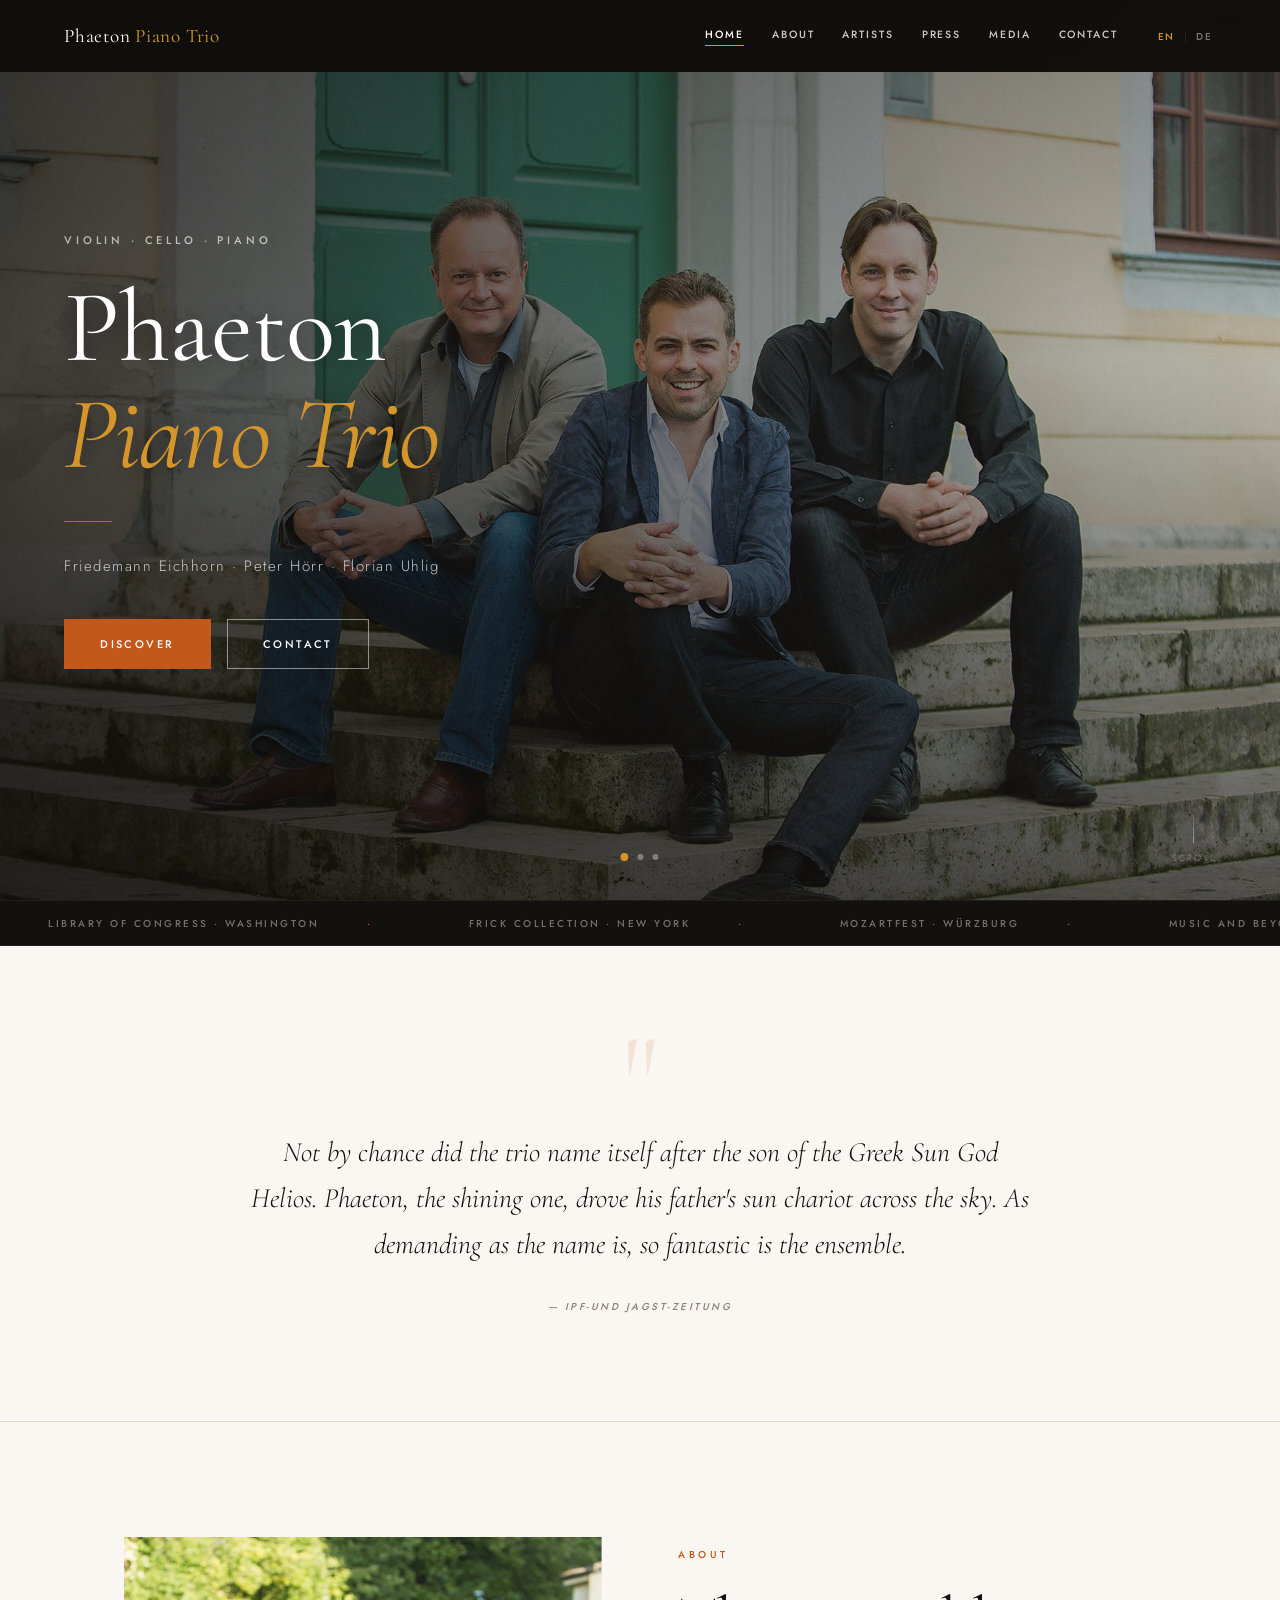
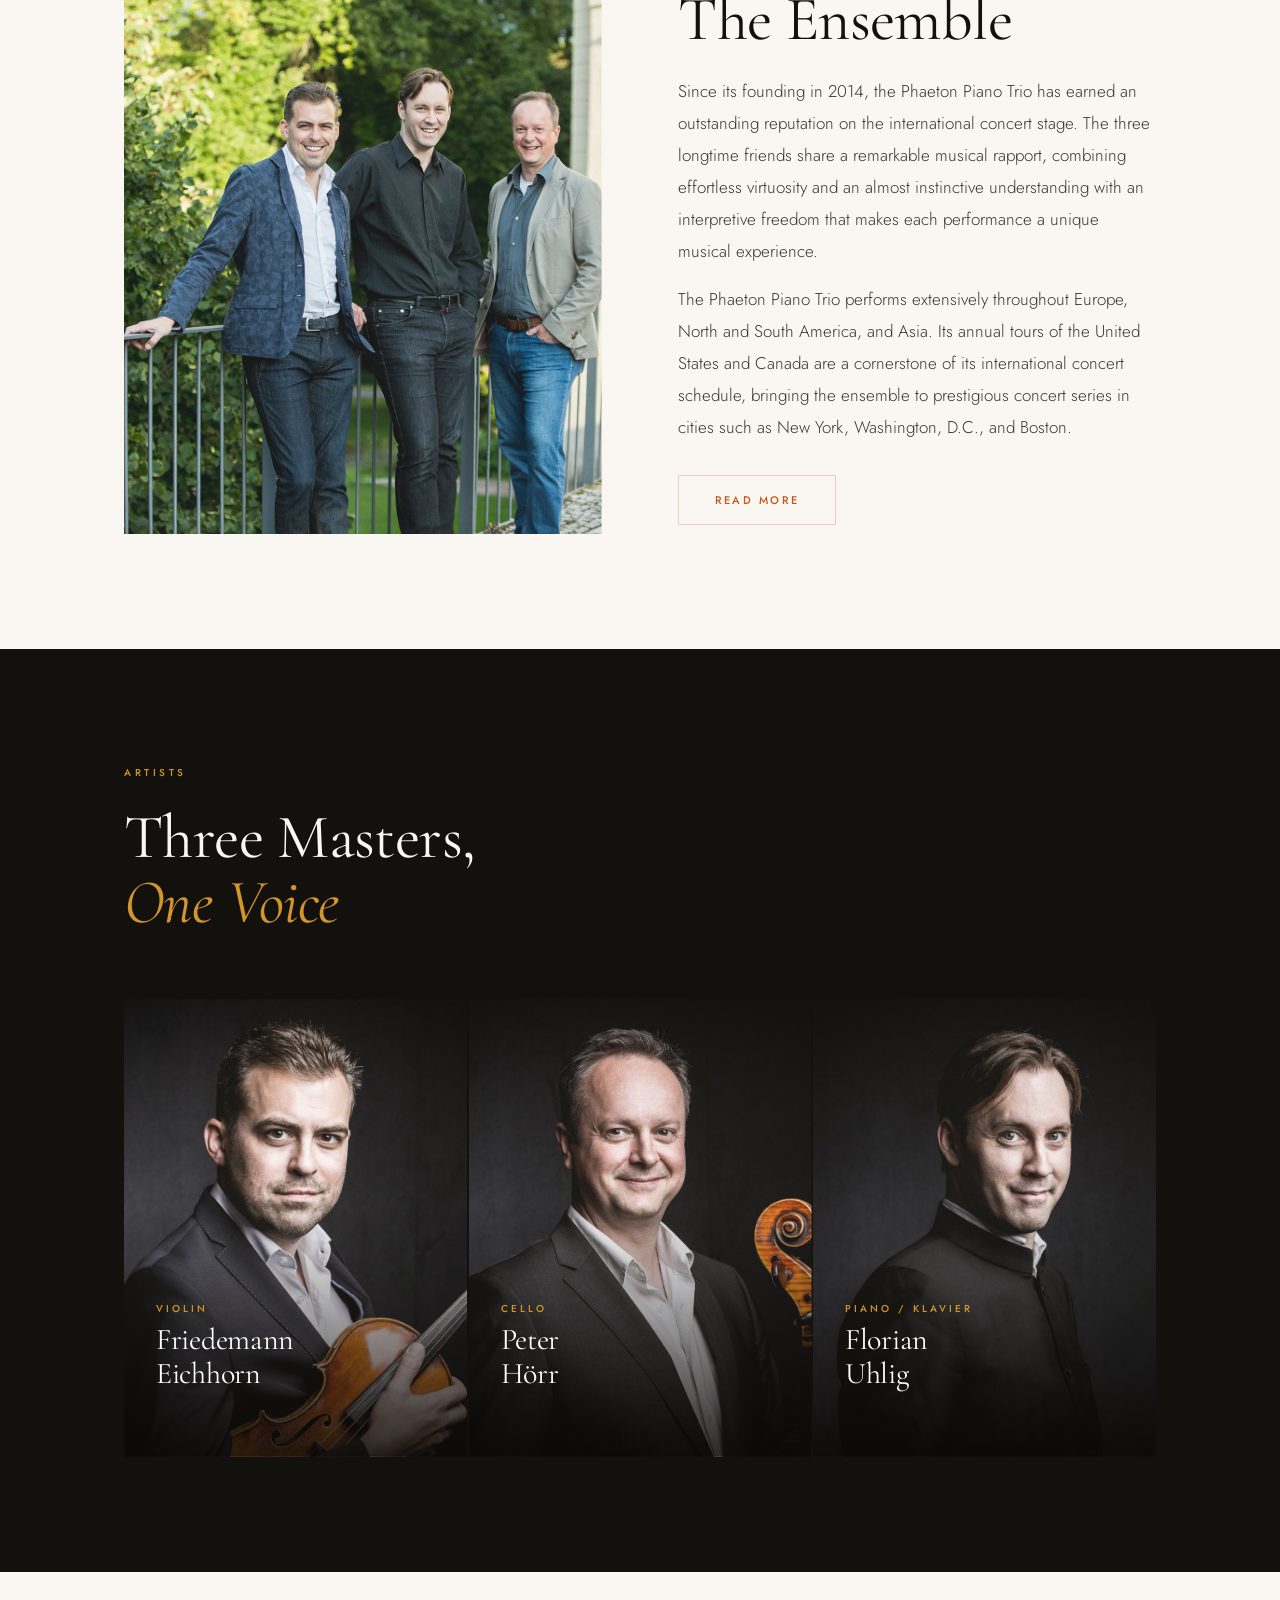
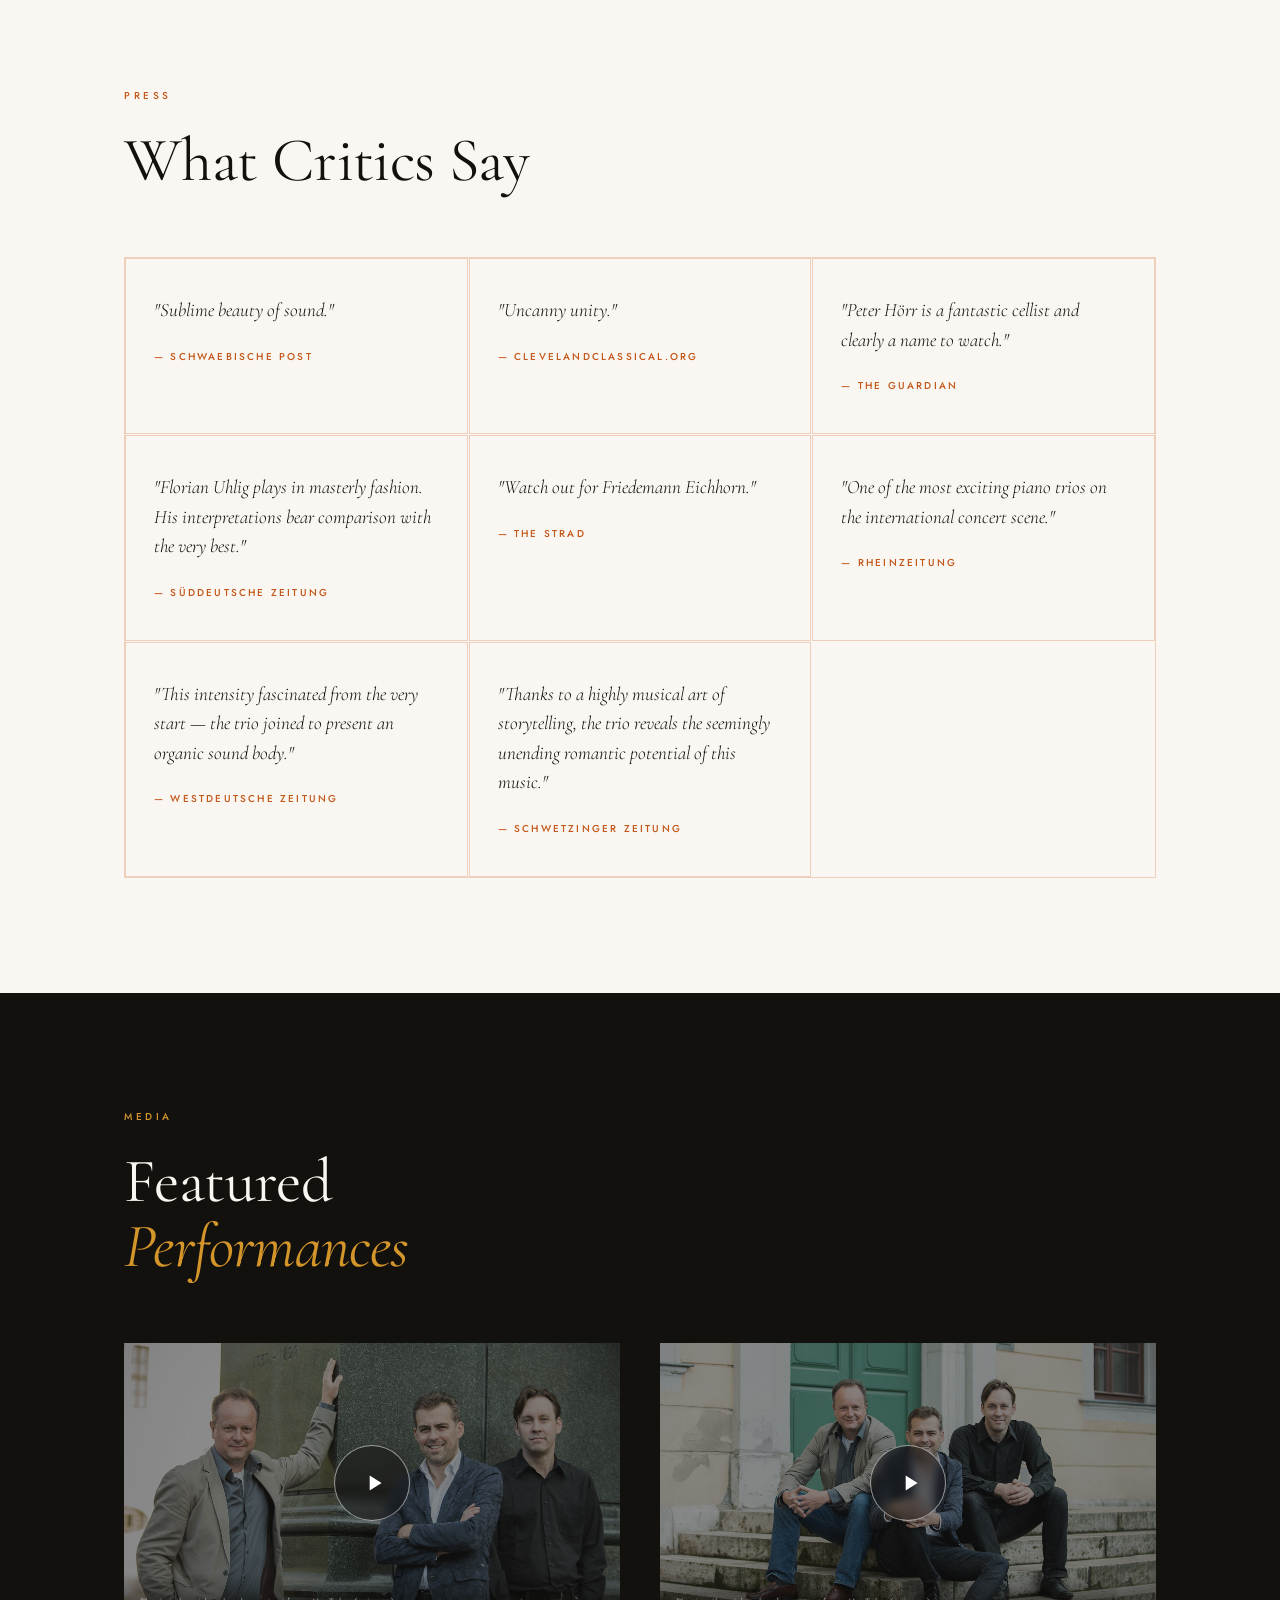
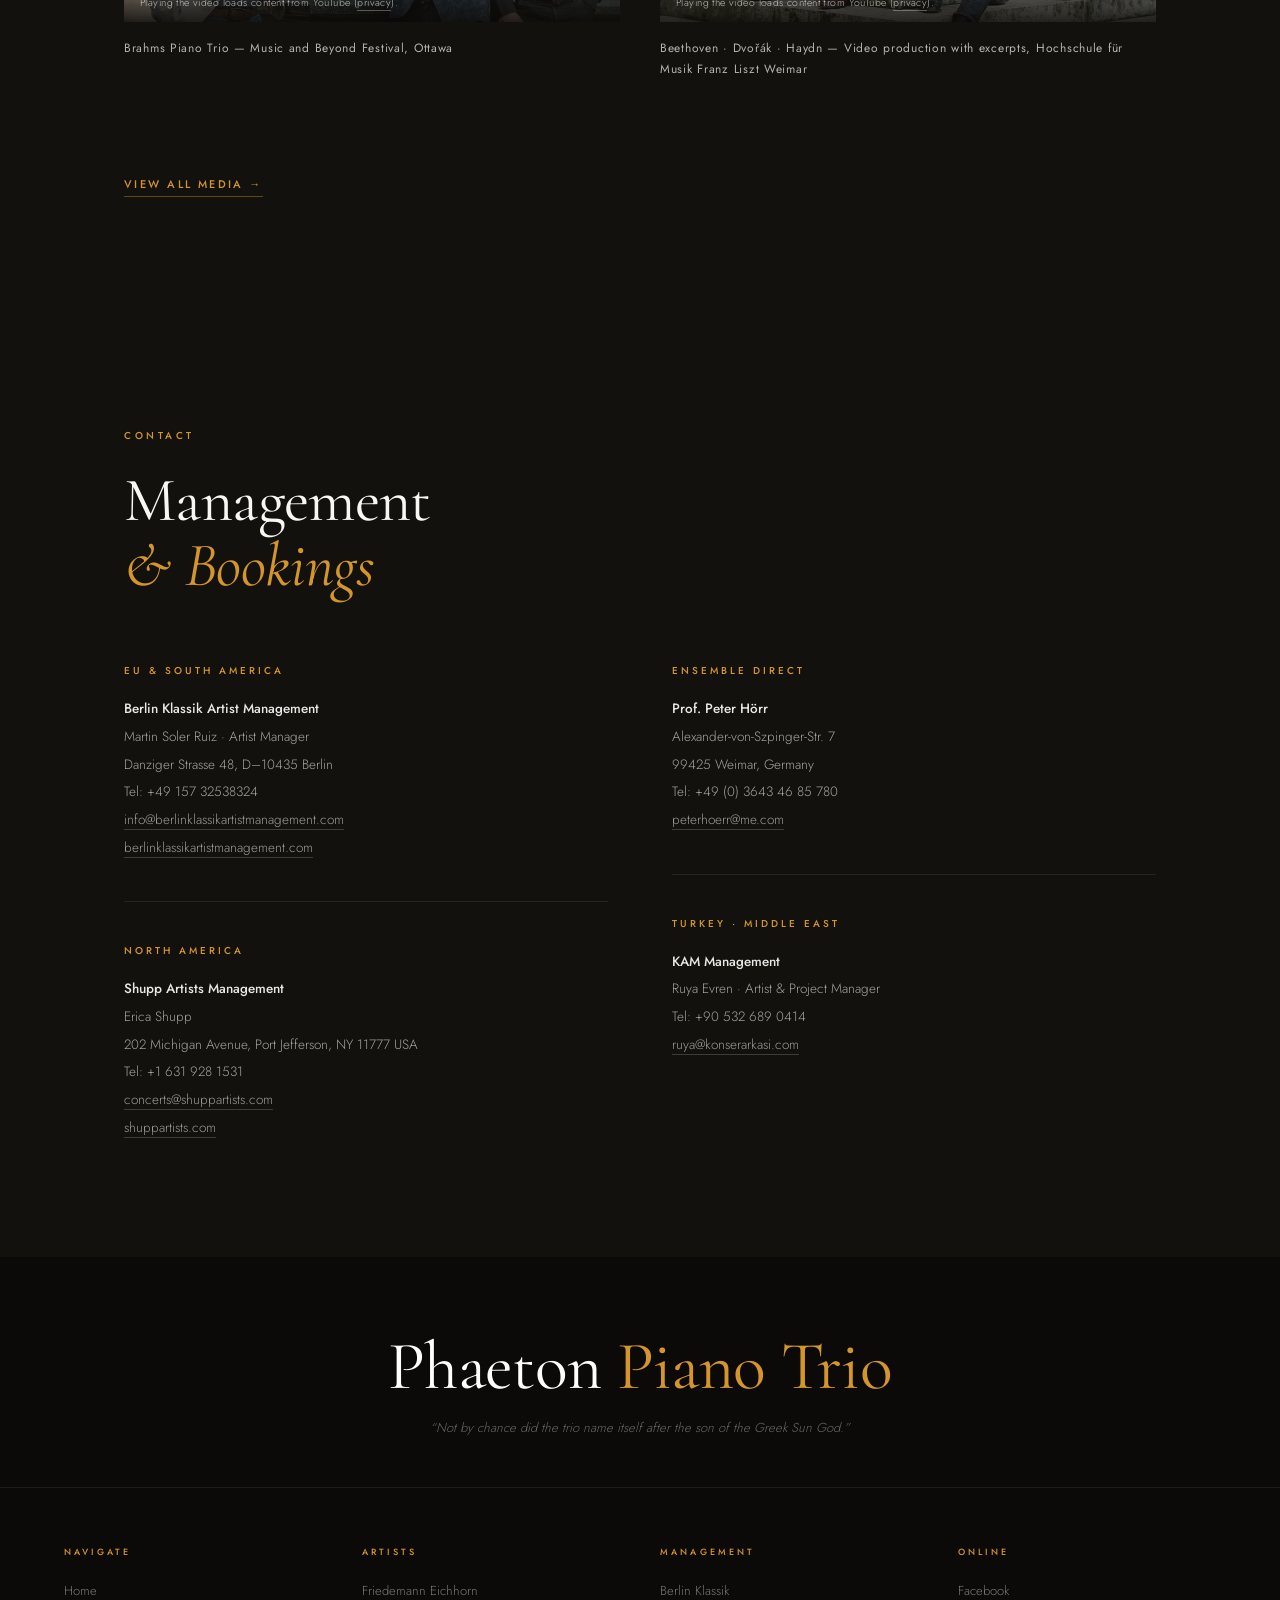
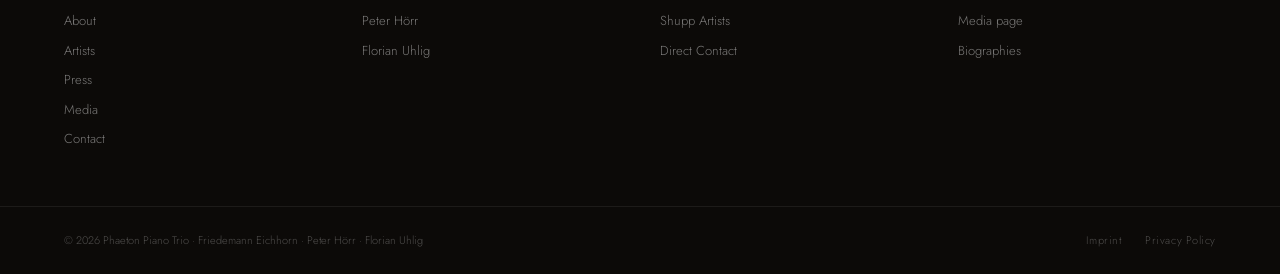
<file: index.html>
<!DOCTYPE html>
<html lang="en" id="htmlRoot">
<head>
  <meta charset="UTF-8"/>
  <meta name="viewport" content="width=device-width, initial-scale=1.0"/>
  <meta name="description" content="Phaeton Piano Trio — Friedemann Eichhorn, Peter Hörr, Florian Uhlig. One of the most exciting piano trios on the international concert scene."/>
  <title>Phaeton Piano Trio</title>
  <link rel="icon" href="favicon.svg" type="image/svg+xml">
  <meta property="og:type" content="website">
  <meta property="og:site_name" content="Phaeton Piano Trio">
  <meta property="og:title" content="Phaeton Piano Trio">
  <meta property="og:description" content="Friedemann Eichhorn (violin), Peter Hörr (cello) and Florian Uhlig (piano) — one of the most exciting piano trios on the international concert scene.">
  <meta property="og:url" content="https://phaetonpianotrio.com/">
  <meta property="og:image" content="https://phaetonpianotrio.com/images/phaeton-hero-1.jpg">
  <meta name="twitter:card" content="summary_large_image">
  <link rel="stylesheet" href="fonts.css">
  <link rel="stylesheet" href="style.css">
</head>
<body>

  <header class="header" id="header">
    <div class="header-inner">
      <a href="#home" class="logo">Phaeton <span>Piano Trio</span></a>
      <button class="menu-btn" id="menuBtn" aria-label="Toggle navigation" aria-expanded="false">
        <span></span><span></span><span></span>
      </button>
      <nav class="nav" id="nav">
        <a href="#home"    class="nav-link"><span lang-en>Home</span><span lang-de>Start</span></a>
        <a href="#about"   class="nav-link"><span lang-en>About</span><span lang-de>Über uns</span></a>
        <a href="#members" class="nav-link"><span lang-en>Artists</span><span lang-de>Künstler</span></a>
        <a href="#press"   class="nav-link"><span lang-en>Press</span><span lang-de>Presse</span></a>
        <a href="#media"   class="nav-link"><span lang-en>Media</span><span lang-de>Medien</span></a>
        <a href="#contact" class="nav-link"><span lang-en>Contact</span><span lang-de>Kontakt</span></a>
        <div class="lang-switcher">
          <button class="lang-btn active" id="btnEN" onclick="setLang('en')">EN</button>
          <span class="lang-sep">|</span>
          <button class="lang-btn" id="btnDE" onclick="setLang('de')">DE</button>
        </div>
      </nav>
    </div>
  </header>

  <section class="hero" id="home">
    <div class="hero-slides">
      <!-- --pos-m = punto de enfoque en móvil (horizontal vertical). Ajusta los % hacia donde estén los músicos -->
      <div class="hero-slide active" style="background-image:url('images/phaeton-hero-1.jpg'); --pos-m: 55% 35%"></div>
      <div class="hero-slide" style="background-image:url('images/phaeton-hero-2.jpg'); --pos-m: 58% 25%"></div>
      <div class="hero-slide" style="background-image:url('images/phaeton-hero-3.jpg'); --pos-m: 74% 35%"></div>
    </div>
    <div class="hero-overlay"></div>
    <div class="hero-grain"></div>
    <div class="hero-content">
      <p class="hero-eyebrow">Violin · Cello · Piano</p>
      <h1>Phaeton<br><em>Piano Trio</em></h1>
      <div class="hero-divider"></div>
      <p class="hero-sub">Friedemann Eichhorn · Peter Hörr · Florian Uhlig</p>
      <div class="hero-cta">
        <a href="#about"   class="btn btn--gold"><span lang-en>Discover</span><span lang-de>Entdecken</span></a>
        <a href="#contact" class="btn btn--outline"><span lang-en>Contact</span><span lang-de>Kontakt</span></a>
      </div>
    </div>
    <div class="hero-dots" id="heroDots">
      <div class="hero-dot active" data-index="0"></div>
      <div class="hero-dot" data-index="1"></div>
      <div class="hero-dot" data-index="2"></div>
    </div>
    <div class="hero-scroll" aria-hidden="true">
      <div class="hero-scroll-line"></div>
      <span>scroll</span>
    </div>
  </section>

  <div class="marquee" aria-hidden="true">
    <div class="marquee-track">
      <span class="marquee-item">Library of Congress · Washington</span>
      <span class="marquee-item">Frick Collection · New York</span>
      <span class="marquee-item">MozartFest · Würzburg</span>
      <span class="marquee-item">Music and Beyond Festival · Ottawa</span>
      <span class="marquee-item">Fundación Beethoven · Santiago de Chile</span>
      <span class="marquee-item">Library of Congress · Washington</span>
      <span class="marquee-item">Frick Collection · New York</span>
      <span class="marquee-item">MozartFest · Würzburg</span>
      <span class="marquee-item">Music and Beyond Festival · Ottawa</span>
      <span class="marquee-item">Fundación Beethoven · Santiago de Chile</span>
      <span class="marquee-item">Library of Congress · Washington</span>
      <span class="marquee-item">Frick Collection · New York</span>
      <span class="marquee-item">MozartFest · Würzburg</span>
      <span class="marquee-item">Music and Beyond Festival · Ottawa</span>
      <span class="marquee-item">Fundación Beethoven · Santiago de Chile</span>
      <span class="marquee-item">Library of Congress · Washington</span>
      <span class="marquee-item">Frick Collection · New York</span>
      <span class="marquee-item">MozartFest · Würzburg</span>
      <span class="marquee-item">Music and Beyond Festival · Ottawa</span>
      <span class="marquee-item">Fundación Beethoven · Santiago de Chile</span>
    </div>
  </div>

  <div class="quote-section">
    <div data-reveal>
      <span class="quote-mark" aria-hidden="true">"</span>
      <blockquote lang-en>Not by chance did the trio name itself after the son of the Greek Sun God Helios. Phaeton, the shining one, drove his father's sun chariot across the sky. As demanding as the name is, so fantastic is the ensemble.</blockquote>
      <blockquote lang-de>Nicht von ungefähr hat sich das Trio nach dem Sohn des griechischen Sonnengottes Helios benannt. Phaeton, der Strahlende, lenkte den Sonnenwagen seines Vaters durch den Himmel. So anspruchsvoll der Name ist, so fantastisch ist das Ensemble.</blockquote>
      <cite>— Ipf-und Jagst-Zeitung</cite>
    </div>
  </div>

  <section id="about" class="section">
    <div class="wrap">
      <div class="about-grid">
        <div class="about-image" data-reveal>
          <img src="images/phaeton-hero-3.jpg" alt="Phaeton Piano Trio — Friedemann Eichhorn, Florian Uhlig, Peter Hörr" style="object-position: 52% 50%" loading="lazy">
        </div>
        <div class="about-text">
          <div class="label" data-reveal><span lang-en>About</span><span lang-de>Über uns</span></div>
          <h2 data-reveal><span lang-en>The Ensemble</span><span lang-de>Das Ensemble</span></h2>
          <div lang-en>
            <p class="body-text" data-reveal>Since its founding in 2014, the Phaeton Piano Trio has earned an outstanding reputation on the international concert stage. The three longtime friends share a remarkable musical rapport, combining effortless virtuosity and an almost instinctive understanding with an interpretive freedom that makes each performance a unique musical experience.</p>
            <p class="body-text" data-reveal>The Phaeton Piano Trio performs extensively throughout Europe, North and South America, and Asia. Its annual tours of the United States and Canada are a cornerstone of its international concert schedule, bringing the ensemble to prestigious concert series in cities such as New York, Washington, D.C., and Boston.</p>
          </div>
          <div lang-de>
            <p class="body-text" data-reveal>Seit seiner Gründung 2014 hat sich das Phaeton Piano Trio auf internationalen Konzertpodien einen herausragenden Ruf erworben. Das Zusammenspiel der drei langjährigen Freunde ist geprägt von virtuoser Souveränität, beinahe traumwandlerischer Verständigung und einer interpretatorischen Freiheit, die jede Aufführung zu einem unverwechselbaren musikalischen Erlebnis macht.</p>
            <p class="body-text" data-reveal>Das Phaeton Piano Trio ist auf europäischen Konzertpodien ebenso präsent wie in Nord- und Südamerika und Asien. Einen festen Bestandteil seiner internationalen Konzerttätigkeit bilden die jährlichen Tourneen durch die USA und Kanada, die das Ensemble regelmäßig in renommierte Konzertreihen führen – unter anderem in New York, Washington und Boston.</p>
          </div>
          <div data-reveal style="margin-top:2rem;">
            <a href="biography.html#trio" class="btn btn--outline" style="color:var(--fire);border-color:var(--fire-border)">
              <span lang-en>Read more</span><span lang-de>Weiterlesen</span>
            </a>
          </div>
        </div>
      </div>
    </div>
  </section>

  <section id="members" class="section section--dark">
    <div class="wrap">
      <div class="label" data-reveal><span lang-en>Artists</span><span lang-de>Künstler</span></div>
      <h2 data-reveal><span lang-en>Three Masters,<br><em>One Voice</em></span><span lang-de>Drei Meister,<br><em>eine Stimme</em></span></h2>
      <div class="members-grid">
        <div class="member-card" data-reveal>
          <img src="images/friedemann-eichhorn.jpg" alt="Friedemann Eichhorn">
          <div class="member-overlay">
            <span class="member-instrument">Violin</span>
            <h3 class="member-name">Friedemann<br>Eichhorn</h3>
            <a href="biography.html#eichhorn" class="member-link"><span lang-en>Biography</span><span lang-de>Biografie</span></a>
          </div>
        </div>
        <div class="member-card" data-reveal>
          <img src="images/peter-hoerr.jpg" alt="Peter Hörr">
          <div class="member-overlay">
            <span class="member-instrument">Cello</span>
            <h3 class="member-name">Peter<br>Hörr</h3>
            <a href="biography.html#hoerr" class="member-link"><span lang-en>Biography</span><span lang-de>Biografie</span></a>
          </div>
        </div>
        <div class="member-card" data-reveal>
          <img src="images/florian-uhlig.jpg" alt="Florian Uhlig">
          <div class="member-overlay">
            <span class="member-instrument">Piano / Klavier</span>
            <h3 class="member-name">Florian<br>Uhlig</h3>
            <a href="biography.html#uhlig" class="member-link"><span lang-en>Biography</span><span lang-de>Biografie</span></a>
          </div>
        </div>
      </div>
    </div>
  </section>

  <section id="press" class="section">
    <div class="wrap">
      <div class="label" data-reveal><span lang-en>Press</span><span lang-de>Presse</span></div>
      <h2 data-reveal><span lang-en>What Critics Say</span><span lang-de>Was die Kritiker sagen</span></h2>
      <div class="press-grid">
        <div class="press-item" data-reveal><p class="press-quote">"Sublime beauty of sound."</p><span class="press-source">— Schwaebische Post</span></div>
        <div class="press-item" data-reveal><p class="press-quote">"Uncanny unity."</p><span class="press-source">— clevelandclassical.org</span></div>
        <div class="press-item" data-reveal><p class="press-quote">"Peter Hörr is a fantastic cellist and clearly a name to watch."</p><span class="press-source">— The Guardian</span></div>
        <div class="press-item" data-reveal><p class="press-quote">"Florian Uhlig plays in masterly fashion. His interpretations bear comparison with the very best."</p><span class="press-source">— Süddeutsche Zeitung</span></div>
        <div class="press-item" data-reveal><p class="press-quote">"Watch out for Friedemann Eichhorn."</p><span class="press-source">— The Strad</span></div>
        <div class="press-item" data-reveal><p class="press-quote">"One of the most exciting piano trios on the international concert scene."</p><span class="press-source">— Rheinzeitung</span></div>
        <div class="press-item" data-reveal><p class="press-quote">"This intensity fascinated from the very start — the trio joined to present an organic sound body."</p><span class="press-source">— Westdeutsche Zeitung</span></div>
        <div class="press-item" data-reveal><p class="press-quote">"Thanks to a highly musical art of storytelling, the trio reveals the seemingly unending romantic potential of this music."</p><span class="press-source">— Schwetzinger Zeitung</span></div>
      </div>
    </div>
  </section>

  <section id="media" class="section section--dark">
    <div class="wrap">
      <div class="label" data-reveal><span lang-en>Media</span><span lang-de>Medien</span></div>
      <h2 data-reveal><span lang-en>Featured<br><em>Performances</em></span><span lang-de>Ausgewählte<br><em>Aufführungen</em></span></h2>
      <div class="video-grid">
        <div data-reveal>
          <div class="video-wrap video-facade" data-yt="DVtYap2uWXo" data-title="Phaeton Piano Trio — Brahms, Music and Beyond Festival Ottawa">
            <img src="images/phaeton-hero-2.jpg" alt="" loading="lazy">
            <button class="video-play" type="button" aria-label="Play video: Phaeton Piano Trio — Brahms, Music and Beyond Festival Ottawa"><svg viewBox="0 0 24 24" aria-hidden="true"><path d="M8 5v14l11-7z"/></svg></button>
            <p class="video-consent"><span lang-en>Playing the video loads content from YouTube (<a href="privacy.html">privacy</a>).</span><span lang-de>Beim Abspielen werden Inhalte von YouTube geladen (<a href="privacy.html">Datenschutz</a>).</span></p>
          </div>
          <p class="video-label"><span lang-en>Brahms Piano Trio — Music and Beyond Festival, Ottawa</span><span lang-de>Brahms Klaviertrio — Music and Beyond Festival, Ottawa</span></p>
        </div>
        <div data-reveal>
          <div class="video-wrap video-facade" data-yt="_RDVd9EOkTY" data-title="Phaeton Piano Trio — Beethoven, Dvořák, Haydn (Hochschule für Musik Franz Liszt Weimar)">
            <img src="images/phaeton-hero-1.jpg" alt="" loading="lazy">
            <button class="video-play" type="button" aria-label="Play video: Phaeton Piano Trio — Beethoven, Dvořák, Haydn (Hochschule für Musik Franz Liszt Weimar)"><svg viewBox="0 0 24 24" aria-hidden="true"><path d="M8 5v14l11-7z"/></svg></button>
            <p class="video-consent"><span lang-en>Playing the video loads content from YouTube (<a href="privacy.html">privacy</a>).</span><span lang-de>Beim Abspielen werden Inhalte von YouTube geladen (<a href="privacy.html">Datenschutz</a>).</span></p>
          </div>
          <p class="video-label"><span lang-en>Beethoven · Dvořák · Haydn — Video production with excerpts, Hochschule für Musik Franz Liszt Weimar</span><span lang-de>Beethoven · Dvořák · Haydn — Videoproduktion mit Ausschnitten, Hochschule für Musik Franz Liszt Weimar</span></p>
        </div>
      </div>
      <div data-reveal style="margin-top:3rem;">
        <a href="media.html" class="view-all-link"><span lang-en>View all media →</span><span lang-de>Alle Medien ansehen →</span></a>
      </div>
    </div>
  </section>

  <section id="contact" class="section section--dark">
    <div class="wrap">
      <div class="label" data-reveal><span lang-en>Contact</span><span lang-de>Kontakt</span></div>
      <h2 data-reveal><span lang-en>Management<br><em>&amp; Bookings</em></span><span lang-de>Management<br><em>&amp; Buchungen</em></span></h2>
      <div class="contact-grid">
        <div>
          <div class="agency" data-reveal>
            <div class="agency-name">EU &amp; <span lang-en>South America</span><span lang-de>Südamerika</span></div>
            <p><strong>Berlin Klassik Artist Management</strong><br>Martin Soler Ruiz · Artist Manager<br>Danziger Strasse 48, D–10435 Berlin<br>Tel: +49 157 32538324<br><a href="mailto:info@berlinklassikartistmanagement.com">info@berlinklassikartistmanagement.com</a><br><a href="https://www.berlinklassikartistmanagement.com" target="_blank" rel="noopener">berlinklassikartistmanagement.com</a></p>
          </div>
          <div class="agency" data-reveal>
            <div class="agency-name"><span lang-en>North America</span><span lang-de>Nordamerika</span></div>
            <p><strong>Shupp Artists Management</strong><br>Erica Shupp<br>202 Michigan Avenue, Port Jefferson, NY 11777 USA<br>Tel: +1 631 928 1531<br><a href="mailto:concerts@shuppartists.com">concerts@shuppartists.com</a><br><a href="https://shuppartists.com" target="_blank" rel="noopener">shuppartists.com</a></p>
          </div>
        </div>
        <div>
          <div class="agency" data-reveal>
            <div class="agency-name"><span lang-en>Ensemble Direct</span><span lang-de>Direktkontakt</span></div>
            <p><strong>Prof. Peter Hörr</strong><br>Alexander-von-Szpinger-Str. 7<br>99425 Weimar, Germany<br>Tel: +49 (0) 3643 46 85 780<br><a href="mailto:peterhoerr@me.com">peterhoerr@me.com</a></p>
          </div>
          <div class="agency" data-reveal>
            <div class="agency-name"><span lang-en>Turkey · Middle East</span><span lang-de>Türkei · Naher Osten</span></div>
            <p><strong>KAM Management</strong><br>Ruya Evren · Artist &amp; Project Manager<br>Tel: +90 532 689 0414<br><a href="mailto:ruya@konserarkasi.com">ruya@konserarkasi.com</a></p>
          </div>
        </div>
      </div>
    </div>
  </section>

  <footer class="footer">
    <div class="footer-top">
      <div class="footer-name">Phaeton <span>Piano Trio</span></div>
      <p class="footer-tagline"><span lang-en>“Not by chance did the trio name itself after the son of the Greek Sun God.”</span><span lang-de>„Nicht von ungefähr hat sich das Trio nach dem Sohn des griechischen Sonnengottes benannt.“</span></p>
    </div>
    <div class="footer-mid">
      <div class="footer-col">
        <div class="footer-col-title"><span lang-en>Navigate</span><span lang-de>Navigation</span></div>
        <a href="#home"><span lang-en>Home</span><span lang-de>Start</span></a>
        <a href="#about"><span lang-en>About</span><span lang-de>Über uns</span></a>
        <a href="#members"><span lang-en>Artists</span><span lang-de>Künstler</span></a>
        <a href="#press"><span lang-en>Press</span><span lang-de>Presse</span></a>
        <a href="#media"><span lang-en>Media</span><span lang-de>Medien</span></a>
        <a href="#contact"><span lang-en>Contact</span><span lang-de>Kontakt</span></a>
      </div>
      <div class="footer-col">
        <div class="footer-col-title"><span lang-en>Artists</span><span lang-de>Künstler</span></div>
        <a href="biography.html#eichhorn">Friedemann Eichhorn</a>
        <a href="biography.html#hoerr">Peter Hörr</a>
        <a href="biography.html#uhlig">Florian Uhlig</a>
      </div>
      <div class="footer-col">
        <div class="footer-col-title">Management</div>
        <a href="https://www.berlinklassikartistmanagement.com" target="_blank" rel="noopener">Berlin Klassik</a>
        <a href="https://shuppartists.com" target="_blank" rel="noopener">Shupp Artists</a>
        <a href="mailto:peterhoerr@me.com"><span lang-en>Direct Contact</span><span lang-de>Direktkontakt</span></a>
      </div>
      <div class="footer-col">
        <div class="footer-col-title">Online</div>
        <a href="https://www.facebook.com/PhaetonPianoTrio/" target="_blank" rel="noopener">Facebook</a>
        <a href="media.html"><span lang-en>Media page</span><span lang-de>Medienseite</span></a>
        <a href="biography.html"><span lang-en>Biographies</span><span lang-de>Biografien</span></a>
      </div>
    </div>
    <div class="footer-bottom">
      <p class="footer-copy">© <span id="year"></span> Phaeton Piano Trio · Friedemann Eichhorn · Peter Hörr · Florian Uhlig</p>
      <div class="footer-legal">
        <a href="imprint.html"><span lang-en>Imprint</span><span lang-de>Impressum</span></a>
        <a href="privacy.html"><span lang-en>Privacy Policy</span><span lang-de>Datenschutz</span></a>
      </div>
    </div>
  </footer>

  <div class="scroll-progress" id="scrollProgress"></div>

  <script>
    /* ── Language ── */
    function setLang(lang) {
      document.body.classList.toggle('lang-de', lang === 'de');
      document.getElementById('htmlRoot').lang = lang;
      document.getElementById('btnEN').classList.toggle('active', lang === 'en');
      document.getElementById('btnDE').classList.toggle('active', lang === 'de');
      localStorage.setItem('ppt-lang', lang);
    }
    (function() {
      if (localStorage.getItem('ppt-lang') === 'de') setLang('de');
    })();

    /* ── Year ── */
    document.getElementById('year').textContent = new Date().getFullYear();

    /* ── Scroll progress ── */
    const progress = document.getElementById('scrollProgress');
    window.addEventListener('scroll', () => {
      const total = document.documentElement.scrollHeight - window.innerHeight;
      if (total > 0) progress.style.width = (window.scrollY / total * 100) + '%';
    }, { passive: true });

    /* ── Header scroll ── */
    const header = document.getElementById('header');
    window.addEventListener('scroll', () => {
      header.classList.toggle('scrolled', window.scrollY > 60);
    }, { passive: true });

    /* ── Active nav ── */
    const sections = document.querySelectorAll('section[id]');
    const navLinks = document.querySelectorAll('.nav-link');
    const activeObs = new IntersectionObserver(entries => {
      entries.forEach(entry => {
        if (entry.isIntersecting) {
          navLinks.forEach(l => l.classList.remove('active'));
          const a = document.querySelector(`.nav-link[href="#${entry.target.id}"]`);
          if (a) a.classList.add('active');
        }
      });
    }, { threshold: 0.35 });
    sections.forEach(s => activeObs.observe(s));

    /* ── Mobile nav ── */
    const nav = document.getElementById('nav');
    const menuBtn = document.getElementById('menuBtn');
    menuBtn.addEventListener('click', () => {
      const open = nav.classList.toggle('open');
      menuBtn.classList.toggle('open', open);
      menuBtn.setAttribute('aria-expanded', open);
      document.body.classList.toggle('nav-open', open);
    });
    document.querySelectorAll('.nav-link').forEach(a => {
      a.addEventListener('click', () => {
        nav.classList.remove('open');
        menuBtn.classList.remove('open');
        menuBtn.setAttribute('aria-expanded', 'false');
        document.body.classList.remove('nav-open');
      });
    });

    /* ── Scroll reveal ── */
    const revealObs = new IntersectionObserver(entries => {
      entries.forEach(entry => {
        if (entry.isIntersecting) { entry.target.classList.add('visible'); revealObs.unobserve(entry.target); }
      });
    }, { threshold: 0.1 });
    document.querySelectorAll('[data-reveal]').forEach(el => revealObs.observe(el));

    /* ── Smooth scroll ── */
    document.querySelectorAll('a[href^="#"]').forEach(a => {
      a.addEventListener('click', e => {
        const t = document.querySelector(a.getAttribute('href'));
        if (t) { e.preventDefault(); t.scrollIntoView({ behavior: 'smooth' }); }
      });
    });

    /* ── Hero slideshow ── */
    const slides = document.querySelectorAll('.hero-slide');
    const dots   = document.querySelectorAll('.hero-dot');
    let current = 0, timer;
    const reduceMotion = window.matchMedia('(prefers-reduced-motion: reduce)').matches;
    function goTo(i) {
      const prev = slides[current];
      prev.classList.remove('active');
      dots[current].classList.remove('active');
      setTimeout(() => { if (!prev.classList.contains('active')) prev.classList.remove('kb'); }, 1700);
      current = i;
      slides[current].classList.add('active', 'kb');
      dots[current].classList.add('active');
    }
    function startTimer() { if (!reduceMotion) timer = setInterval(() => goTo((current + 1) % slides.length), 5500); }
    dots.forEach(d => d.addEventListener('click', () => { clearInterval(timer); goTo(+d.dataset.index); startTimer(); }));
    requestAnimationFrame(() => requestAnimationFrame(() => slides[current].classList.add('kb')));
    startTimer();
    /* ── Video facades: YouTube loads only on click ── */
    document.querySelectorAll('.video-facade').forEach(el => {
      el.addEventListener('click', e => {
        if (e.target.closest('a')) return;
        const f = document.createElement('iframe');
        f.src = 'https://www.youtube-nocookie.com/embed/' + el.dataset.yt + '?autoplay=1&rel=0';
        f.title = el.dataset.title;
        f.allow = 'accelerometer; autoplay; clipboard-write; encrypted-media; gyroscope; picture-in-picture';
        f.allowFullscreen = true;
        el.classList.remove('video-facade');
        el.replaceChildren(f);
      });
    });
  </script>

</body>
</html>
</file>
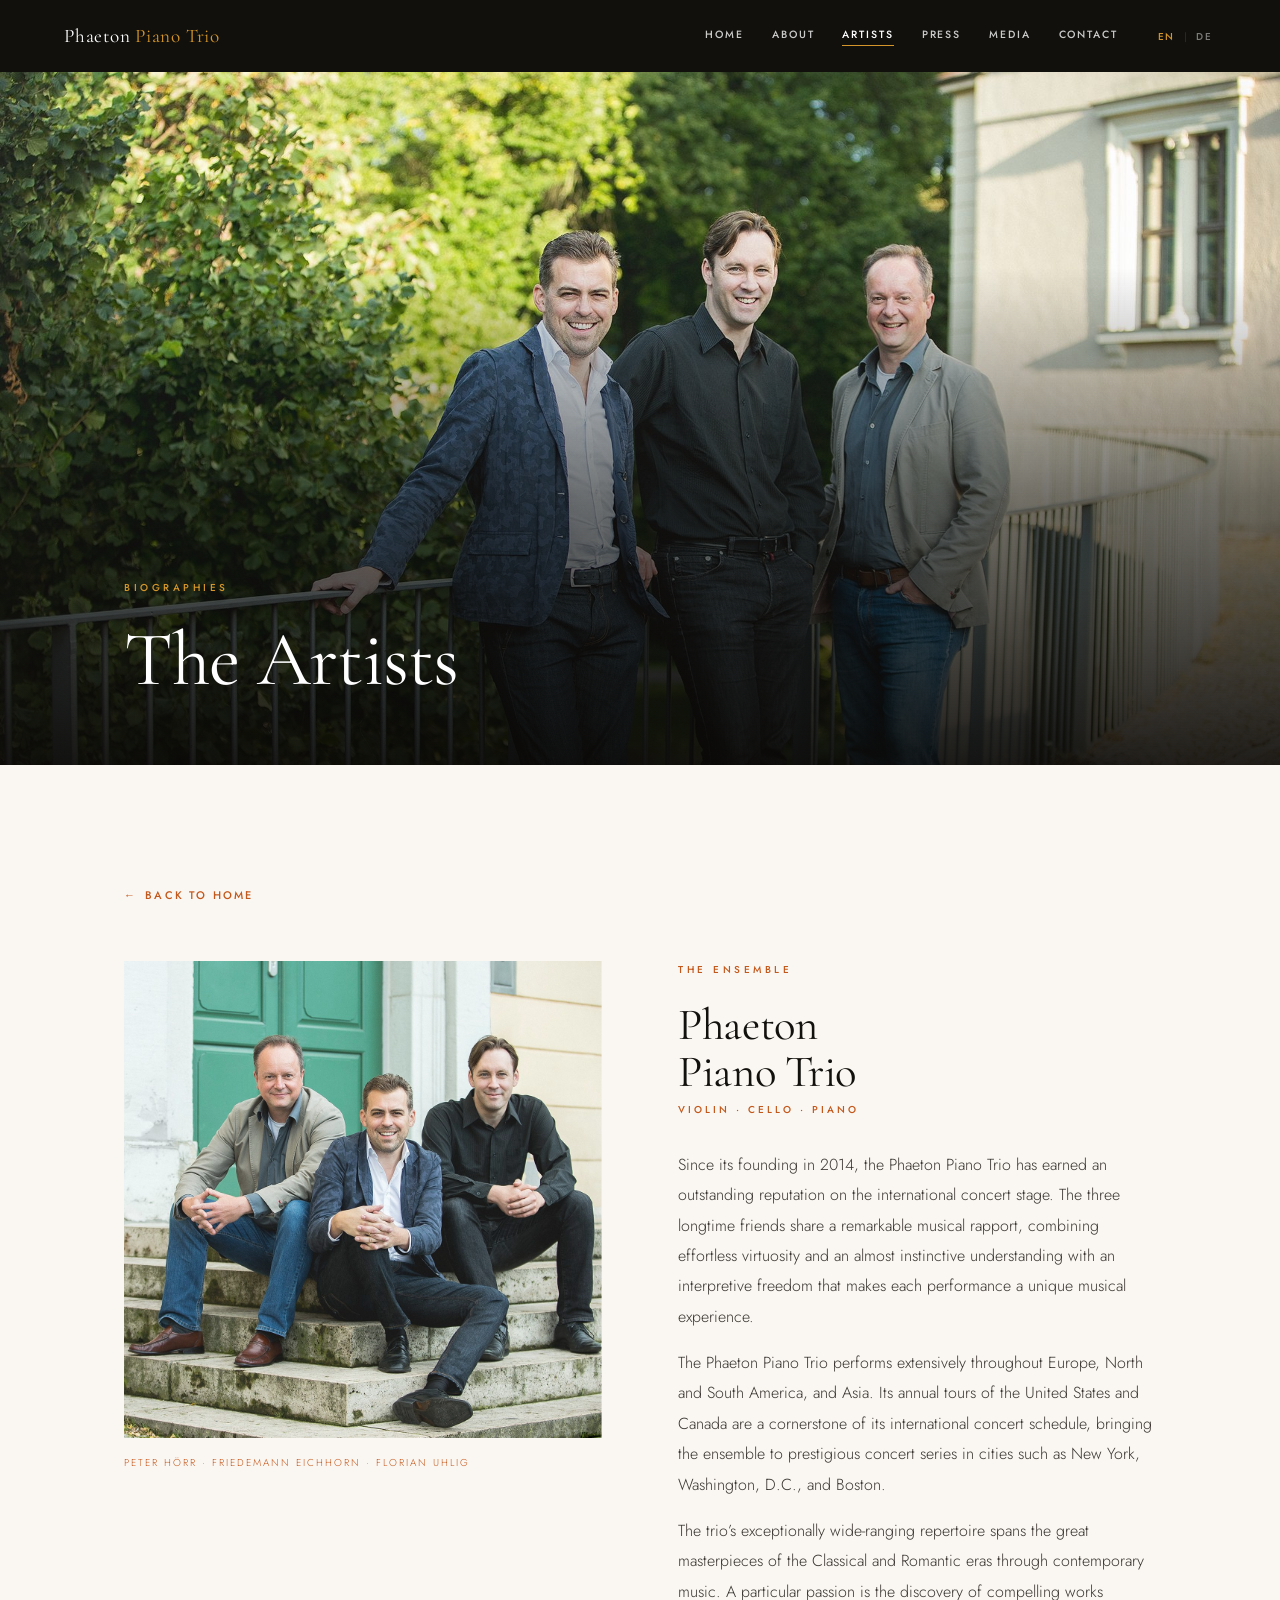
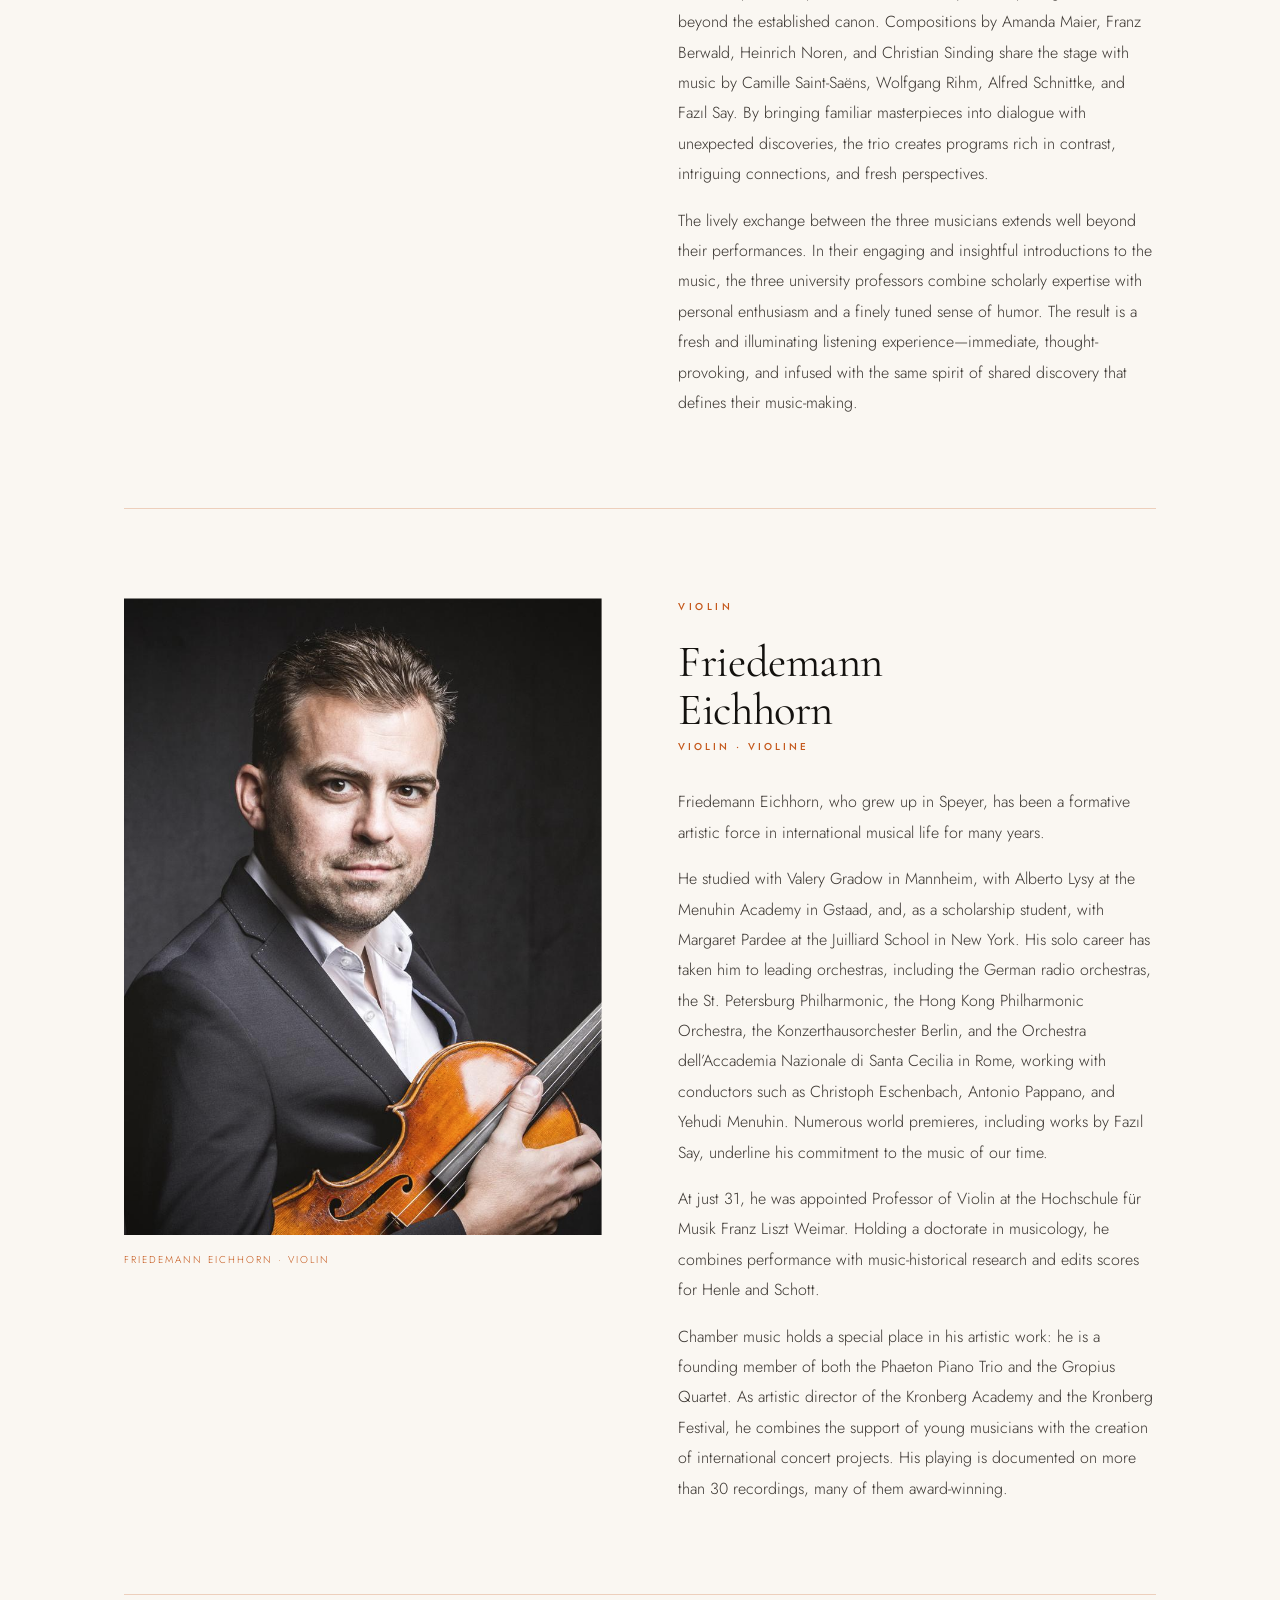
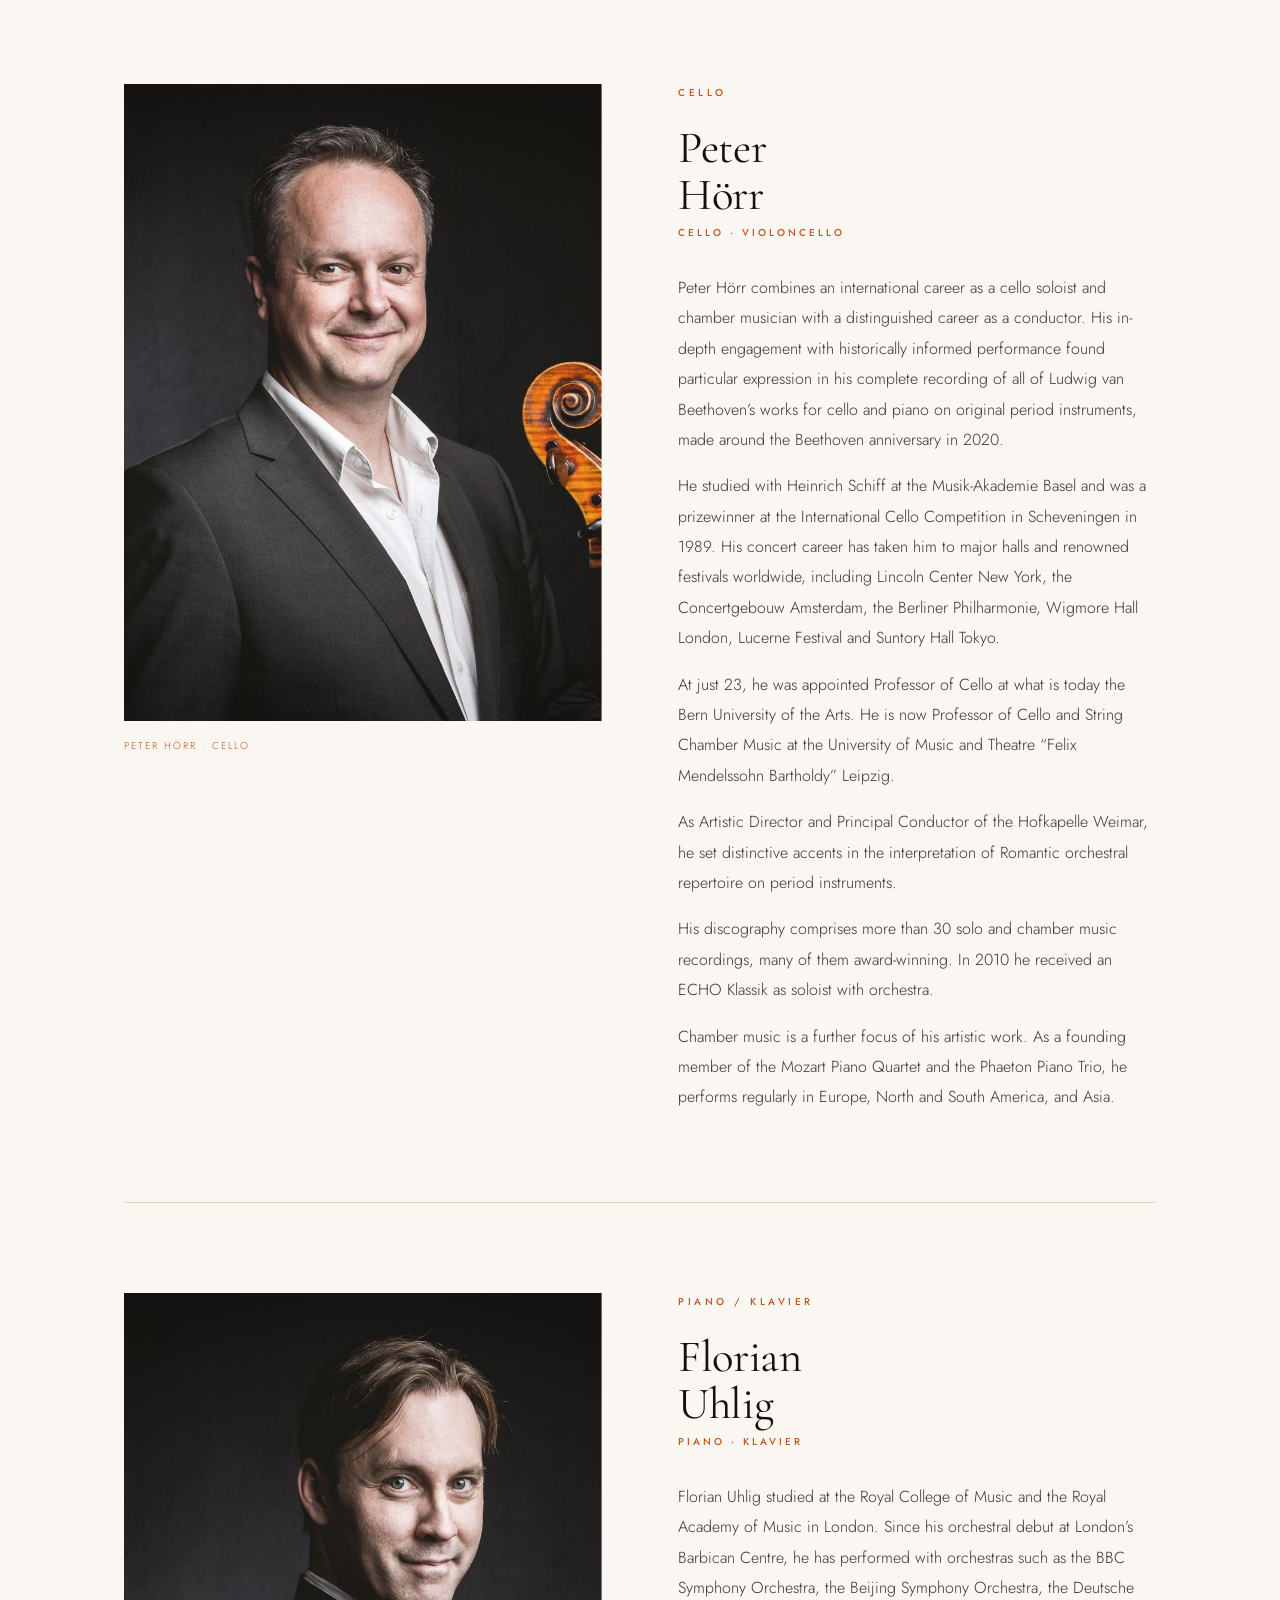
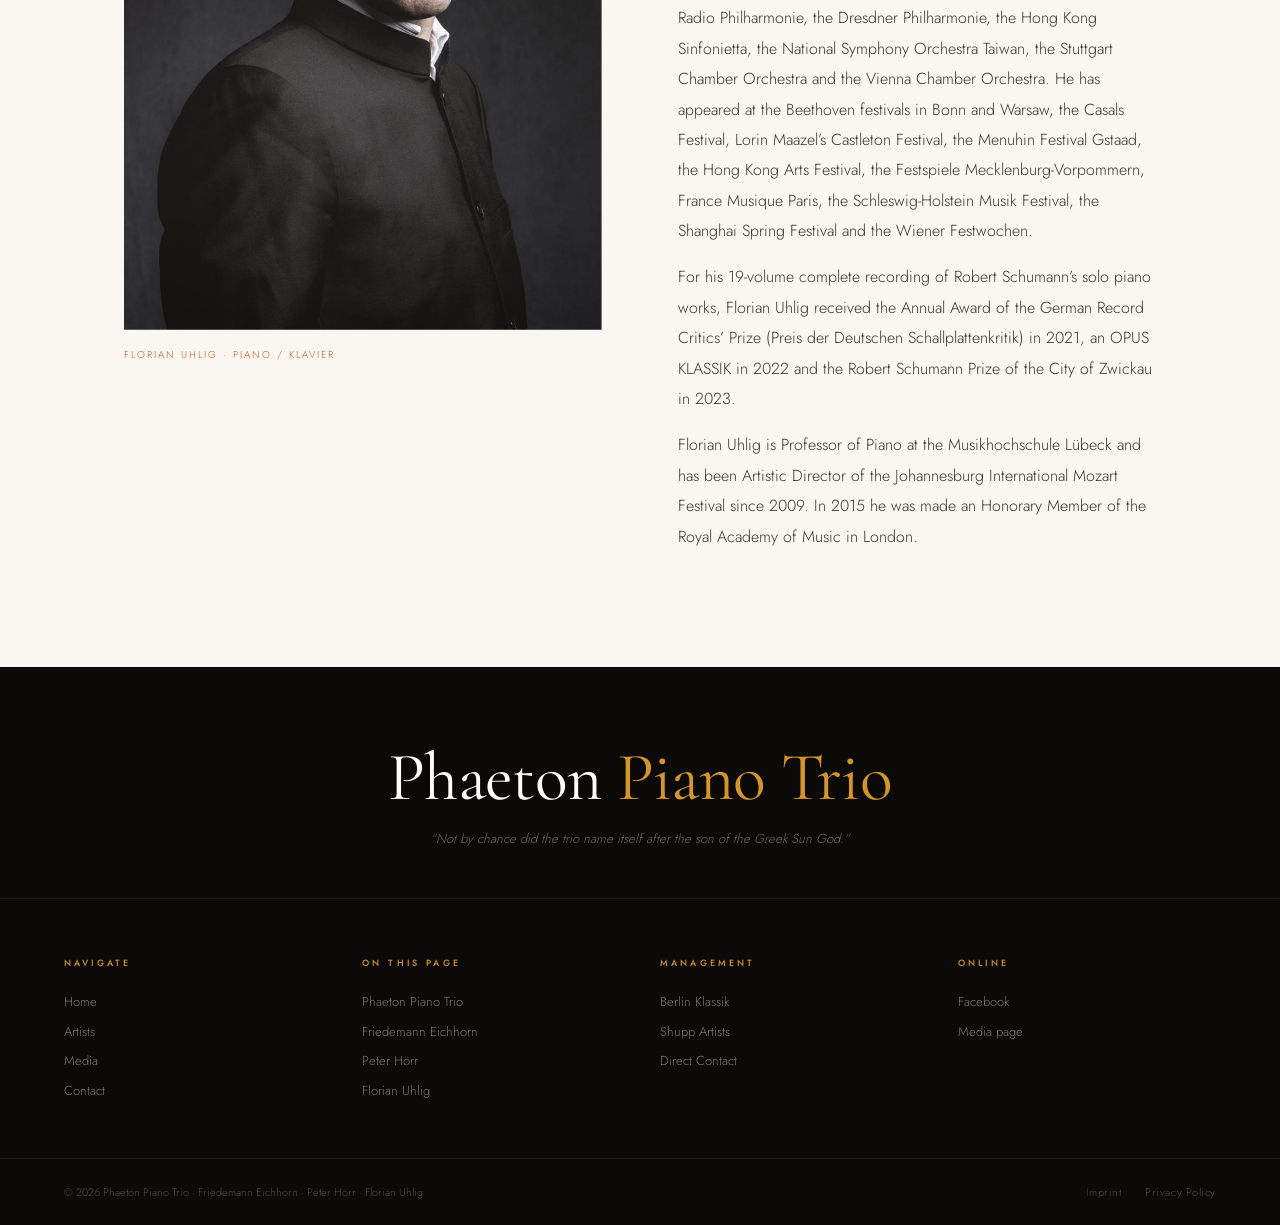
<file: biography.html>
<!DOCTYPE html>
<html lang="en" id="htmlRoot">
<head>
  <meta charset="UTF-8"/>
  <meta name="viewport" content="width=device-width, initial-scale=1.0"/>
  <meta name="description" content="Biographies — the Phaeton Piano Trio and its members Friedemann Eichhorn, Peter Hörr and Florian Uhlig."/>
  <title>Biographies — Phaeton Piano Trio</title>
  <link rel="icon" href="favicon.svg" type="image/svg+xml">
  <meta property="og:type" content="website">
  <meta property="og:site_name" content="Phaeton Piano Trio">
  <meta property="og:title" content="Biographies — Phaeton Piano Trio">
  <meta property="og:description" content="Friedemann Eichhorn, Peter Hörr and Florian Uhlig — the artists of the Phaeton Piano Trio.">
  <meta property="og:url" content="https://phaetonpianotrio.com/biography">
  <meta property="og:image" content="https://phaetonpianotrio.com/images/phaeton-hero-1.jpg">
  <meta name="twitter:card" content="summary_large_image">
  <link rel="stylesheet" href="fonts.css">
  <link rel="stylesheet" href="style.css">
</head>
<body>

  <header class="header" id="header">
    <div class="header-inner">
      <a href="index.html" class="logo">Phaeton <span>Piano Trio</span></a>
      <button class="menu-btn" id="menuBtn" aria-label="Toggle navigation" aria-expanded="false">
        <span></span><span></span><span></span>
      </button>
      <nav class="nav" id="nav">
        <a href="index.html" class="nav-link"><span lang-en>Home</span><span lang-de>Start</span></a>
        <a href="index.html#about" class="nav-link"><span lang-en>About</span><span lang-de>Über uns</span></a>
        <a href="biography.html" class="nav-link active"><span lang-en>Artists</span><span lang-de>Künstler</span></a>
        <a href="index.html#press" class="nav-link"><span lang-en>Press</span><span lang-de>Presse</span></a>
        <a href="media.html" class="nav-link"><span lang-en>Media</span><span lang-de>Medien</span></a>
        <a href="index.html#contact" class="nav-link"><span lang-en>Contact</span><span lang-de>Kontakt</span></a>
        <div class="lang-switcher">
          <button class="lang-btn active" id="btnEN" onclick="setLang('en')">EN</button>
          <span class="lang-sep">|</span>
          <button class="lang-btn" id="btnDE" onclick="setLang('de')">DE</button>
        </div>
      </nav>
    </div>
  </header>

  <section class="subpage-hero">
    <div class="subpage-hero-bg" style="background-image:url('images/phaeton-hero-3.jpg'); --pos: 52% 30%"></div>
    <div class="wrap subpage-hero-content">
      <div class="label"><span lang-en>Biographies</span><span lang-de>Biografien</span></div>
      <h1><span lang-en>The Artists</span><span lang-de>Die Künstler</span></h1>
    </div>
  </section>

  <section class="section">
    <div class="wrap">

      <a href="index.html" class="back-link"><span lang-en>Back to Home</span><span lang-de>Zurück zur Startseite</span></a>

      <!-- PHAETON PIANO TRIO -->
      <div class="bio-grid" id="trio">
        <div class="bio-image bio-image--group" data-reveal>
          <img src="images/phaeton-hero-1.jpg" alt="Phaeton Piano Trio — Peter Hörr, Friedemann Eichhorn, Florian Uhlig">
          <div class="bio-image-caption">Peter Hörr · Friedemann Eichhorn · Florian Uhlig</div>
        </div>
        <div class="bio-text">
          <div class="label" data-reveal><span lang-en>The Ensemble</span><span lang-de>Das Ensemble</span></div>
          <h3 data-reveal>Phaeton<br>Piano Trio</h3>
          <span class="instrument-tag" data-reveal><span lang-en>Violin · Cello · Piano</span><span lang-de>Violine · Violoncello · Klavier</span></span>
          <div lang-en>
            <p class="body-text" data-reveal>Since its founding in 2014, the Phaeton Piano Trio has earned an outstanding reputation on the international concert stage. The three longtime friends share a remarkable musical rapport, combining effortless virtuosity and an almost instinctive understanding with an interpretive freedom that makes each performance a unique musical experience.</p>
            <p class="body-text" data-reveal>The Phaeton Piano Trio performs extensively throughout Europe, North and South America, and Asia. Its annual tours of the United States and Canada are a cornerstone of its international concert schedule, bringing the ensemble to prestigious concert series in cities such as New York, Washington, D.C., and Boston.</p>
            <p class="body-text" data-reveal>The trio’s exceptionally wide-ranging repertoire spans the great masterpieces of the Classical and Romantic eras through contemporary music. A particular passion is the discovery of compelling works beyond the established canon. Compositions by Amanda Maier, Franz Berwald, Heinrich Noren, and Christian Sinding share the stage with music by Camille Saint-Saëns, Wolfgang Rihm, Alfred Schnittke, and Fazıl Say. By bringing familiar masterpieces into dialogue with unexpected discoveries, the trio creates programs rich in contrast, intriguing connections, and fresh perspectives.</p>
            <p class="body-text" data-reveal>The lively exchange between the three musicians extends well beyond their performances. In their engaging and insightful introductions to the music, the three university professors combine scholarly expertise with personal enthusiasm and a finely tuned sense of humor. The result is a fresh and illuminating listening experience—immediate, thought-provoking, and infused with the same spirit of shared discovery that defines their music-making.</p>
          </div>
          <div lang-de>
            <p class="body-text" data-reveal>Seit seiner Gründung 2014 hat sich das Phaeton Piano Trio auf internationalen Konzertpodien einen herausragenden Ruf erworben. Das Zusammenspiel der drei langjährigen Freunde ist geprägt von virtuoser Souveränität, beinahe traumwandlerischer Verständigung und einer interpretatorischen Freiheit, die jede Aufführung zu einem unverwechselbaren musikalischen Erlebnis macht.</p>
            <p class="body-text" data-reveal>Das Phaeton Piano Trio ist auf europäischen Konzertpodien ebenso präsent wie in Nord- und Südamerika und Asien. Einen festen Bestandteil seiner internationalen Konzerttätigkeit bilden die jährlichen Tourneen durch die USA und Kanada, die das Ensemble regelmäßig in renommierte Konzertreihen führen – unter anderem in New York, Washington und Boston.</p>
            <p class="body-text" data-reveal>Sein außergewöhnlich breites Repertoire reicht von den Meisterwerken der Klassik und Romantik bis in die Gegenwart. Besondere Aufmerksamkeit gilt musikalischen Entdeckungen jenseits des gängigen Kanons: Werke von Amanda Maier, Franz Berwald, Heinrich Noren oder Christian Sinding stehen ebenso auf den Programmen wie Kompositionen von Camille Saint-Saëns, Wolfgang Rihm, Alfred Schnittke und Fazıl Say. Aus der Begegnung von Vertrautem und Unerwartetem entstehen Programme voller Kontraste, überraschender Bezüge und neuer Perspektiven.</p>
            <p class="body-text" data-reveal>Der lebendige Dialog der drei Musiker reicht weit über das gemeinsame Spiel hinaus: In ihren ebenso kenntnisreichen wie unterhaltsamen Werkeinführungen verbinden die drei Hochschulprofessoren musikalischen Sachverstand mit persönlicher Begeisterung und feinem Humor. So eröffnen sie ihrem Publikum neue Zugänge zur Musik – unmittelbar, anregend und mit jener Freude am gemeinsamen Entdecken, die auch ihr Musizieren auszeichnet.</p>
          </div>
        </div>
      </div>

      <!-- FRIEDEMANN EICHHORN -->
      <div class="bio-grid" id="eichhorn">
        <div class="bio-image" data-reveal>
          <img src="images/friedemann-eichhorn.jpg" alt="Friedemann Eichhorn — Violin">
          <div class="bio-image-caption">Friedemann Eichhorn · Violin</div>
        </div>
        <div class="bio-text">
          <div class="label" data-reveal>Violin</div>
          <h3 data-reveal>Friedemann<br>Eichhorn</h3>
          <span class="instrument-tag" data-reveal>Violin · Violine</span>
          <div lang-en>
            <p class="body-text" data-reveal>Friedemann Eichhorn, who grew up in Speyer, has been a formative artistic force in international musical life for many years.</p>
            <p class="body-text" data-reveal>He studied with Valery Gradow in Mannheim, with Alberto Lysy at the Menuhin Academy in Gstaad, and, as a scholarship student, with Margaret Pardee at the Juilliard School in New York. His solo career has taken him to leading orchestras, including the German radio orchestras, the St. Petersburg Philharmonic, the Hong Kong Philharmonic Orchestra, the Konzerthausorchester Berlin, and the Orchestra dell’Accademia Nazionale di Santa Cecilia in Rome, working with conductors such as Christoph Eschenbach, Antonio Pappano, and Yehudi Menuhin. Numerous world premieres, including works by Fazıl Say, underline his commitment to the music of our time.</p>
            <p class="body-text" data-reveal>At just 31, he was appointed Professor of Violin at the Hochschule für Musik Franz Liszt Weimar. Holding a doctorate in musicology, he combines performance with music-historical research and edits scores for Henle and Schott.</p>
            <p class="body-text" data-reveal>Chamber music holds a special place in his artistic work: he is a founding member of both the Phaeton Piano Trio and the Gropius Quartet. As artistic director of the Kronberg Academy and the Kronberg Festival, he combines the support of young musicians with the creation of international concert projects. His playing is documented on more than 30 recordings, many of them award-winning.</p>
          </div>
          <div lang-de>
            <p class="body-text" data-reveal>Friedemann Eichhorn, aufgewachsen in Speyer, gibt dem internationalen Musikleben seit vielen Jahren prägende künstlerische Impulse.</p>
            <p class="body-text" data-reveal>Er studierte bei Valery Gradow in Mannheim, bei Alberto Lysy an der Menuhin Academy in Gstaad sowie als Stipendiat bei Margaret Pardee an der Juilliard School in New York. Seine solistische Tätigkeit führt ihn zu bedeutenden Orchestern, darunter deutsche Rundfunkorchester, die St. Petersburger Philharmoniker, das Hong Kong Philharmonic Orchestra, das Konzerthausorchester Berlin und das Orchestra dell’Accademia Nazionale di Santa Cecilia in Rom. Dabei arbeitete er mit Dirigenten wie Christoph Eschenbach, Antonio Pappano und Yehudi Menuhin zusammen. Zahlreiche Uraufführungen, unter anderem von Werken Fazıl Says, unterstreichen sein Engagement für die Musik unserer Zeit.</p>
            <p class="body-text" data-reveal>Bereits mit 31 Jahren wurde er zum Professor für Violine an der Hochschule für Musik Franz Liszt Weimar berufen. Als promovierter Musikwissenschaftler verbindet er Interpretation mit musikgeschichtlicher Forschung und gibt Notenausgaben bei Henle und Schott heraus.</p>
            <p class="body-text" data-reveal>Die Kammermusik nimmt einen besonderen Platz in seinem künstlerischen Wirken ein: Er ist Gründungsmitglied des Phaeton Piano Trios und des Gropius Quartetts. In seiner Funktion als künstlerischer Leiter der Kronberg Academy und des Kronberg Festivals verbindet er die Förderung junger Musiker mit der Gestaltung internationaler Konzertprojekte. Sein Spiel ist auf mehr als 30 vielfach ausgezeichneten CD-Aufnahmen dokumentiert.</p>
          </div>
        </div>
      </div>

      <!-- PETER HÖRR -->
      <div class="bio-grid" id="hoerr">
        <div class="bio-image" data-reveal>
          <img src="images/peter-hoerr.jpg" alt="Peter Hörr — Cello">
          <div class="bio-image-caption">Peter Hörr · Cello</div>
        </div>
        <div class="bio-text">
          <div class="label" data-reveal>Cello</div>
          <h3 data-reveal>Peter<br>Hörr</h3>
          <span class="instrument-tag" data-reveal>Cello · Violoncello</span>
          <div lang-en>
            <p class="body-text" data-reveal>Peter Hörr combines an international career as a cello soloist and chamber musician with a distinguished career as a conductor. His in-depth engagement with historically informed performance found particular expression in his complete recording of all of Ludwig van Beethoven’s works for cello and piano on original period instruments, made around the Beethoven anniversary in 2020.</p>
            <p class="body-text" data-reveal>He studied with Heinrich Schiff at the Musik-Akademie Basel and was a prizewinner at the International Cello Competition in Scheveningen in 1989. His concert career has taken him to major halls and renowned festivals worldwide, including Lincoln Center New York, the Concertgebouw Amsterdam, the Berliner Philharmonie, Wigmore Hall London, Lucerne Festival and Suntory Hall Tokyo.</p>
            <p class="body-text" data-reveal>At just 23, he was appointed Professor of Cello at what is today the Bern University of the Arts. He is now Professor of Cello and String Chamber Music at the University of Music and Theatre “Felix Mendelssohn Bartholdy” Leipzig.</p>
            <p class="body-text" data-reveal>As Artistic Director and Principal Conductor of the Hofkapelle Weimar, he set distinctive accents in the interpretation of Romantic orchestral repertoire on period instruments.</p>
            <p class="body-text" data-reveal>His discography comprises more than 30 solo and chamber music recordings, many of them award-winning. In 2010 he received an ECHO Klassik as soloist with orchestra.</p>
            <p class="body-text" data-reveal>Chamber music is a further focus of his artistic work. As a founding member of the Mozart Piano Quartet and the Phaeton Piano Trio, he performs regularly in Europe, North and South America, and Asia.</p>
          </div>
          <div lang-de>
            <p class="body-text" data-reveal>Peter Hörr verbindet eine internationale Karriere als Cellosolist und Kammermusiker mit einer profilierten Tätigkeit als Dirigent. Seine intensive Auseinandersetzung mit historischer Aufführungspraxis fand besonderen Ausdruck in der Gesamteinspielung sämtlicher Werke Ludwig van Beethovens für Violoncello und Klavier auf historischen Originalinstrumenten, die im Umfeld des Beethoven-Jubiläums 2020 entstand.</p>
            <p class="body-text" data-reveal>Er studierte bei Heinrich Schiff an der Musik-Akademie Basel und wurde 1989 beim Internationalen Violoncellowettbewerb in Scheveningen ausgezeichnet. Seine Konzerttätigkeit führte ihn in bedeutende Säle und zu renommierten Festivals weltweit, darunter das Lincoln Center New York, das Concertgebouw Amsterdam, die Berliner Philharmonie, die Wigmore Hall London, das Lucerne Festival und die Suntory Hall Tokio.</p>
            <p class="body-text" data-reveal>Bereits mit 23 Jahren wurde er zum Professor für Violoncello an der heutigen Hochschule der Künste Bern berufen. Heute ist er Professor für Violoncello und Streicherkammermusik an der Hochschule für Musik und Theater „Felix Mendelssohn Bartholdy“ Leipzig.</p>
            <p class="body-text" data-reveal>Als Künstlerischer Leiter und Chefdirigent der Hofkapelle Weimar setzte er besondere Akzente in der Interpretation romantischer Orchesterliteratur auf historischen Instrumenten.</p>
            <p class="body-text" data-reveal>Seine Diskografie umfasst mehr als 30 solistische und kammermusikalische CD-Einspielungen, die vielfach ausgezeichnet wurden. 2010 erhielt er als Solist mit Orchester den ECHO Klassik.</p>
            <p class="body-text" data-reveal>Die Kammermusik bildet einen weiteren Schwerpunkt seines künstlerischen Wirkens. Als Gründungsmitglied des Mozart Piano Quartet und des Phaeton Piano Trio konzertiert er regelmäßig in Europa, Nord- und Südamerika sowie Asien.</p>
          </div>
        </div>
      </div>

      <!-- FLORIAN UHLIG -->
      <div class="bio-grid" id="uhlig">
        <div class="bio-image" data-reveal>
          <img src="images/florian-uhlig.jpg" alt="Florian Uhlig — Piano">
          <div class="bio-image-caption">Florian Uhlig · Piano / Klavier</div>
        </div>
        <div class="bio-text">
          <div class="label" data-reveal>Piano / Klavier</div>
          <h3 data-reveal>Florian<br>Uhlig</h3>
          <span class="instrument-tag" data-reveal>Piano · Klavier</span>
          <div lang-en>
            <p class="body-text" data-reveal>Florian Uhlig studied at the Royal College of Music and the Royal Academy of Music in London. Since his orchestral debut at London’s Barbican Centre, he has performed with orchestras such as the BBC Symphony Orchestra, the Beijing Symphony Orchestra, the Deutsche Radio Philharmonie, the Dresdner Philharmonie, the Hong Kong Sinfonietta, the National Symphony Orchestra Taiwan, the Stuttgart Chamber Orchestra and the Vienna Chamber Orchestra. He has appeared at the Beethoven festivals in Bonn and Warsaw, the Casals Festival, Lorin Maazel’s Castleton Festival, the Menuhin Festival Gstaad, the Hong Kong Arts Festival, the Festspiele Mecklenburg-Vorpommern, France Musique Paris, the Schleswig-Holstein Musik Festival, the Shanghai Spring Festival and the Wiener Festwochen.</p>
            <p class="body-text" data-reveal>For his 19-volume complete recording of Robert Schumann’s solo piano works, Florian Uhlig received the Annual Award of the German Record Critics’ Prize (Preis der Deutschen Schallplattenkritik) in 2021, an OPUS KLASSIK in 2022 and the Robert Schumann Prize of the City of Zwickau in 2023.</p>
            <p class="body-text" data-reveal>Florian Uhlig is Professor of Piano at the Musikhochschule Lübeck and has been Artistic Director of the Johannesburg International Mozart Festival since 2009. In 2015 he was made an Honorary Member of the Royal Academy of Music in London.</p>
          </div>
          <div lang-de>
            <p class="body-text" data-reveal>Florian Uhlig studierte am Royal College of Music und an der Royal Academy of Music in London. Seit seinem Orchesterdebüt im Londoner Barbican Center konzertiert er mit Orchestern wie dem BBC Symphony Orchestra, dem Beijing Symphony Orchestra, der Deutschen Radio Philharmonie, der Dresdner Philharmonie, der Hong Kong Sinfonietta, dem National Symphony Orchestra Taiwan, dem Stuttgarter Kammerorchester und dem Wiener Kammerorchester. Er gastierte bei den Beethovenfestivals in Bonn und Warschau, beim Casals Festival, bei Lorin Maazels Castleton Festival, beim Menuhin Festival Gstaad, beim Hong Kong Arts Festival, bei den Festspielen Mecklenburg-Vorpommern, France Musique Paris, beim Schleswig-Holstein Musik Festival, beim Shanghai Spring Festival und den Wiener Festwochen.</p>
            <p class="body-text" data-reveal>Für seine 19-bändige Gesamtaufnahme der Klaviersolowerke von Robert Schumann wurde Florian Uhlig mit dem Jahrespreis der Deutschen Schallplattenkritik 2021, mit einem OPUS KLASSIK 2022 und mit dem Schumann-Preis der Stadt Zwickau 2023 ausgezeichnet.</p>
            <p class="body-text" data-reveal>Florian Uhlig ist Professor für Klavier an der Musikhochschule Lübeck und seit 2009 künstlerischer Leiter des Johannesburg International Mozart Festivals. 2015 wurde er zum Ehrenmitglied der Royal Academy of Music in London ernannt.</p>
          </div>
        </div>
      </div>

    </div>
  </section>

  <footer class="footer">
    <div class="footer-top">
      <div class="footer-name">Phaeton <span>Piano Trio</span></div>
      <p class="footer-tagline"><span lang-en>“Not by chance did the trio name itself after the son of the Greek Sun God.”</span><span lang-de>„Nicht von ungefähr hat sich das Trio nach dem Sohn des griechischen Sonnengottes benannt.“</span></p>
    </div>
    <div class="footer-mid">
      <div class="footer-col">
        <div class="footer-col-title"><span lang-en>Navigate</span><span lang-de>Navigation</span></div>
        <a href="index.html"><span lang-en>Home</span><span lang-de>Start</span></a>
        <a href="biography.html"><span lang-en>Artists</span><span lang-de>Künstler</span></a>
        <a href="media.html"><span lang-en>Media</span><span lang-de>Medien</span></a>
        <a href="index.html#contact"><span lang-en>Contact</span><span lang-de>Kontakt</span></a>
      </div>
      <div class="footer-col">
        <div class="footer-col-title"><span lang-en>On this page</span><span lang-de>Auf dieser Seite</span></div>
        <a href="#trio">Phaeton Piano Trio</a>
        <a href="#eichhorn">Friedemann Eichhorn</a>
        <a href="#hoerr">Peter Hörr</a>
        <a href="#uhlig">Florian Uhlig</a>
      </div>
      <div class="footer-col">
        <div class="footer-col-title">Management</div>
        <a href="https://www.berlinklassikartistmanagement.com" target="_blank" rel="noopener">Berlin Klassik</a>
        <a href="https://shuppartists.com" target="_blank" rel="noopener">Shupp Artists</a>
        <a href="mailto:peterhoerr@me.com"><span lang-en>Direct Contact</span><span lang-de>Direktkontakt</span></a>
      </div>
      <div class="footer-col">
        <div class="footer-col-title">Online</div>
        <a href="https://www.facebook.com/PhaetonPianoTrio/" target="_blank" rel="noopener">Facebook</a>
        <a href="media.html"><span lang-en>Media page</span><span lang-de>Medienseite</span></a>
      </div>
    </div>
    <div class="footer-bottom">
      <p class="footer-copy">© <span id="year"></span> Phaeton Piano Trio · Friedemann Eichhorn · Peter Hörr · Florian Uhlig</p>
      <div class="footer-legal">
        <a href="imprint.html"><span lang-en>Imprint</span><span lang-de>Impressum</span></a>
        <a href="privacy.html"><span lang-en>Privacy Policy</span><span lang-de>Datenschutz</span></a>
      </div>
    </div>
  </footer>
  <div class="scroll-progress" id="scrollProgress"></div>

  <script>
    function setLang(lang) {
      document.body.classList.toggle('lang-de', lang === 'de');
      document.getElementById('htmlRoot').lang = lang;
      document.getElementById('btnEN').classList.toggle('active', lang === 'en');
      document.getElementById('btnDE').classList.toggle('active', lang === 'de');
      localStorage.setItem('ppt-lang', lang);
    }
    (function() { if (localStorage.getItem('ppt-lang') === 'de') setLang('de'); })();
    document.getElementById('year').textContent = new Date().getFullYear();
    const progress = document.getElementById('scrollProgress');
    window.addEventListener('scroll', () => {
      const total = document.documentElement.scrollHeight - window.innerHeight;
      if (total > 0) progress.style.width = (window.scrollY / total * 100) + '%';
    }, { passive: true });
    const header = document.getElementById('header');
    window.addEventListener('scroll', () => { header.classList.toggle('scrolled', window.scrollY > 60); }, { passive: true });
    const nav = document.getElementById('nav');
    const menuBtn = document.getElementById('menuBtn');
    menuBtn.addEventListener('click', () => {
      const open = nav.classList.toggle('open');
      menuBtn.classList.toggle('open', open);
      menuBtn.setAttribute('aria-expanded', open);
      document.body.classList.toggle('nav-open', open);
    });
    document.querySelectorAll('#nav a').forEach(a => a.addEventListener('click', () => {
      nav.classList.remove('open'); menuBtn.classList.remove('open');
      menuBtn.setAttribute('aria-expanded','false'); document.body.classList.remove('nav-open');
    }));
    const revealObs = new IntersectionObserver(entries => {
      entries.forEach(e => { if (e.isIntersecting) { e.target.classList.add('visible'); revealObs.unobserve(e.target); } });
    }, { threshold: 0.1 });
    document.querySelectorAll('[data-reveal]').forEach(el => revealObs.observe(el));
  </script>

</body>
</html>
</file>
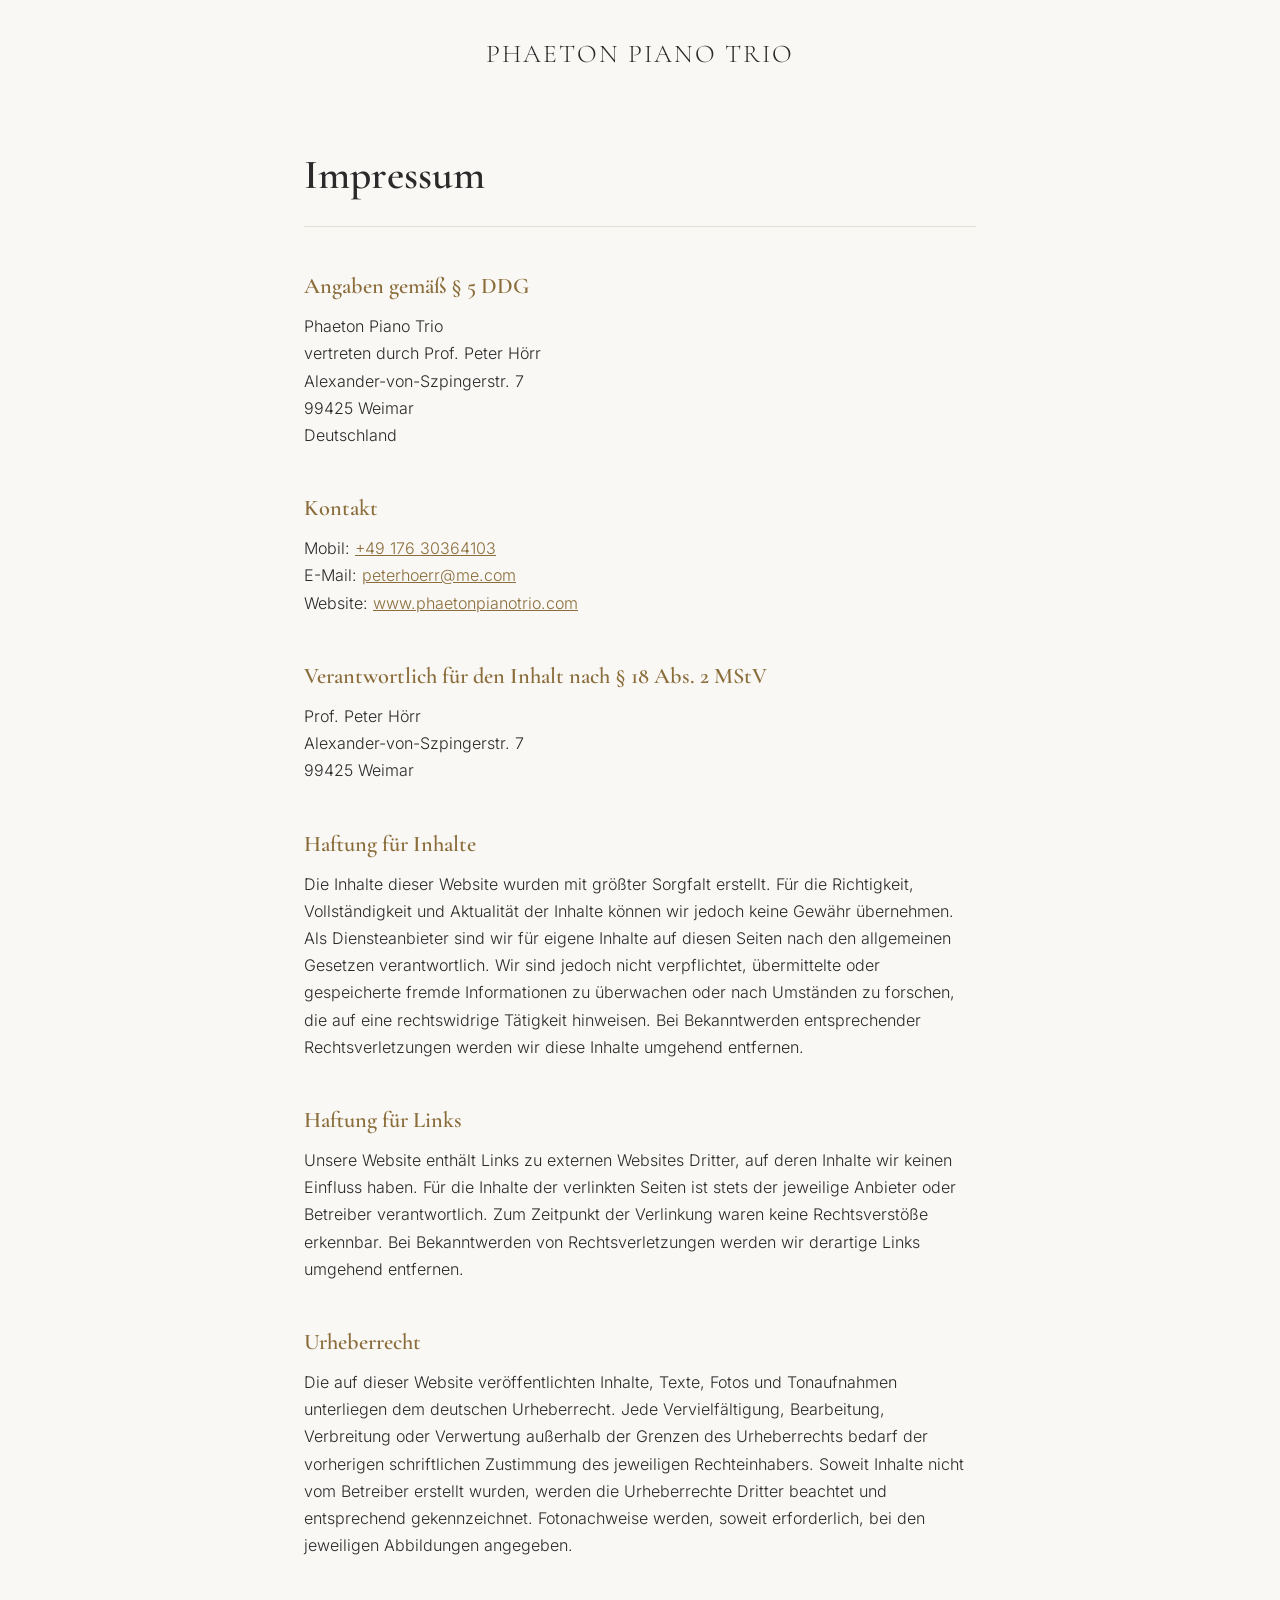
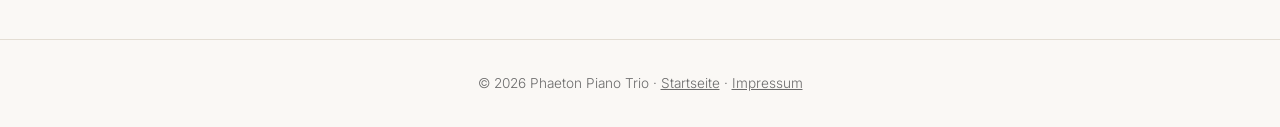
<file: imprint.html>
<!DOCTYPE html>
<html lang="de">
<head>
  <meta charset="UTF-8">
  <meta name="viewport" content="width=device-width, initial-scale=1.0">
  <title>Impressum – Phaeton Piano Trio</title>
  <link rel="icon" href="favicon.svg" type="image/svg+xml">
  <meta name="robots" content="noindex">

  <!-- Si tu web tiene un CSS propio, enlázalo aquí, p. ej.: -->
  <!-- <link rel="stylesheet" href="/style.css"> -->

  <link rel="stylesheet" href="fonts.css">
  <style>
    :root {
      --bg: #faf8f5;
      --text: #2a2a2a;
      --muted: #6b6b6b;
      --accent: #8a6d3b;
      --line: #e3ddd3;
    }
    * { box-sizing: border-box; }
    body {
      margin: 0;
      background: var(--bg);
      color: var(--text);
      font-family: 'Inter', Helvetica, Arial, sans-serif;
      font-weight: 300;
      line-height: 1.7;
    }
    header, footer {
      text-align: center;
      padding: 2rem 1.5rem;
    }
    header a.brand {
      font-family: 'Cormorant Garamond', Georgia, serif;
      font-size: 1.6rem;
      letter-spacing: 0.08em;
      text-transform: uppercase;
      color: var(--text);
      text-decoration: none;
    }
    main {
      max-width: 720px;
      margin: 0 auto;
      padding: 2rem 1.5rem 4rem;
    }
    h1, h2 {
      font-family: 'Cormorant Garamond', Georgia, serif;
      font-weight: 600;
    }
    h1 {
      font-size: 2.6rem;
      margin: 0 0 2rem;
      padding-bottom: 1rem;
      border-bottom: 1px solid var(--line);
    }
    h2 {
      font-size: 1.4rem;
      margin: 2.5rem 0 0.5rem;
      color: var(--accent);
    }
    p { margin: 0 0 1rem; }
    a { color: var(--accent); }
    footer {
      border-top: 1px solid var(--line);
      font-size: 0.85rem;
      color: var(--muted);
    }
    footer a { color: var(--muted); }
  </style>
</head>
<body>

  <header>
    <a class="brand" href="/">Phaeton Piano Trio</a>
  </header>

  <main>
    <section id="impressum">
      <h1>Impressum</h1>

      <h2>Angaben gemäß § 5 DDG</h2>
      <p>
        Phaeton Piano Trio<br>
        vertreten durch Prof. Peter Hörr<br>
        Alexander-von-Szpingerstr. 7<br>
        99425 Weimar<br>
        Deutschland
      </p>

      <h2>Kontakt</h2>
      <p>
        Mobil: <a href="tel:+4917630364103">+49 176 30364103</a><br>
        E-Mail: <a href="mailto:peterhoerr@me.com">peterhoerr@me.com</a><br>
        Website: <a href="https://www.phaetonpianotrio.com">www.phaetonpianotrio.com</a>
      </p>

      <h2>Verantwortlich für den Inhalt nach § 18 Abs. 2 MStV</h2>
      <p>
        Prof. Peter Hörr<br>
        Alexander-von-Szpingerstr. 7<br>
        99425 Weimar
      </p>

      <h2>Haftung für Inhalte</h2>
      <p>Die Inhalte dieser Website wurden mit größter Sorgfalt erstellt. Für die Richtigkeit, Vollständigkeit und Aktualität der Inhalte können wir jedoch keine Gewähr übernehmen. Als Diensteanbieter sind wir für eigene Inhalte auf diesen Seiten nach den allgemeinen Gesetzen verantwortlich. Wir sind jedoch nicht verpflichtet, übermittelte oder gespeicherte fremde Informationen zu überwachen oder nach Umständen zu forschen, die auf eine rechtswidrige Tätigkeit hinweisen. Bei Bekanntwerden entsprechender Rechtsverletzungen werden wir diese Inhalte umgehend entfernen.</p>

      <h2>Haftung für Links</h2>
      <p>Unsere Website enthält Links zu externen Websites Dritter, auf deren Inhalte wir keinen Einfluss haben. Für die Inhalte der verlinkten Seiten ist stets der jeweilige Anbieter oder Betreiber verantwortlich. Zum Zeitpunkt der Verlinkung waren keine Rechtsverstöße erkennbar. Bei Bekanntwerden von Rechtsverletzungen werden wir derartige Links umgehend entfernen.</p>

      <h2>Urheberrecht</h2>
      <p>Die auf dieser Website veröffentlichten Inhalte, Texte, Fotos und Tonaufnahmen unterliegen dem deutschen Urheberrecht. Jede Vervielfältigung, Bearbeitung, Verbreitung oder Verwertung außerhalb der Grenzen des Urheberrechts bedarf der vorherigen schriftlichen Zustimmung des jeweiligen Rechteinhabers. Soweit Inhalte nicht vom Betreiber erstellt wurden, werden die Urheberrechte Dritter beachtet und entsprechend gekennzeichnet. Fotonachweise werden, soweit erforderlich, bei den jeweiligen Abbildungen angegeben.</p>
    </section>
  </main>

  <footer>
    © 2026 Phaeton Piano Trio · <a href="/">Startseite</a> · <a href="/imprint">Impressum</a>
  </footer>

</body>
</html>
</file>
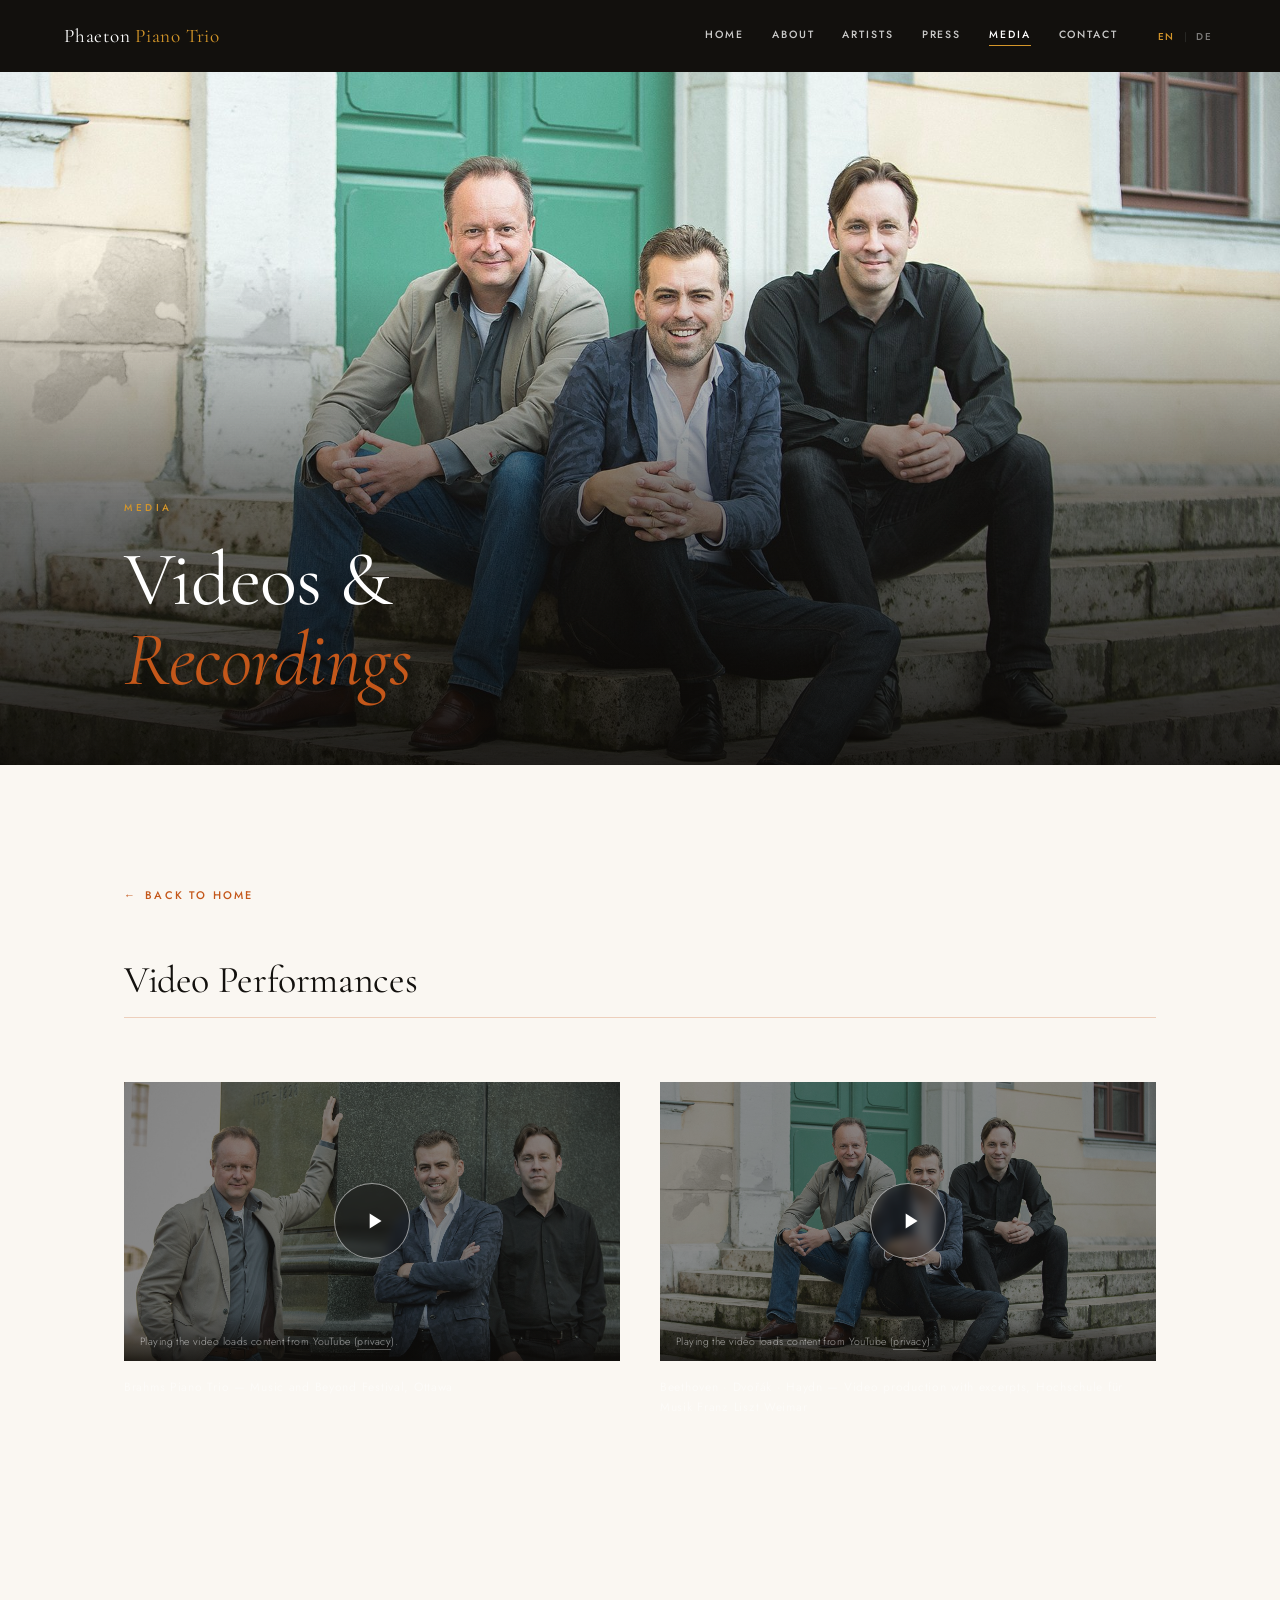
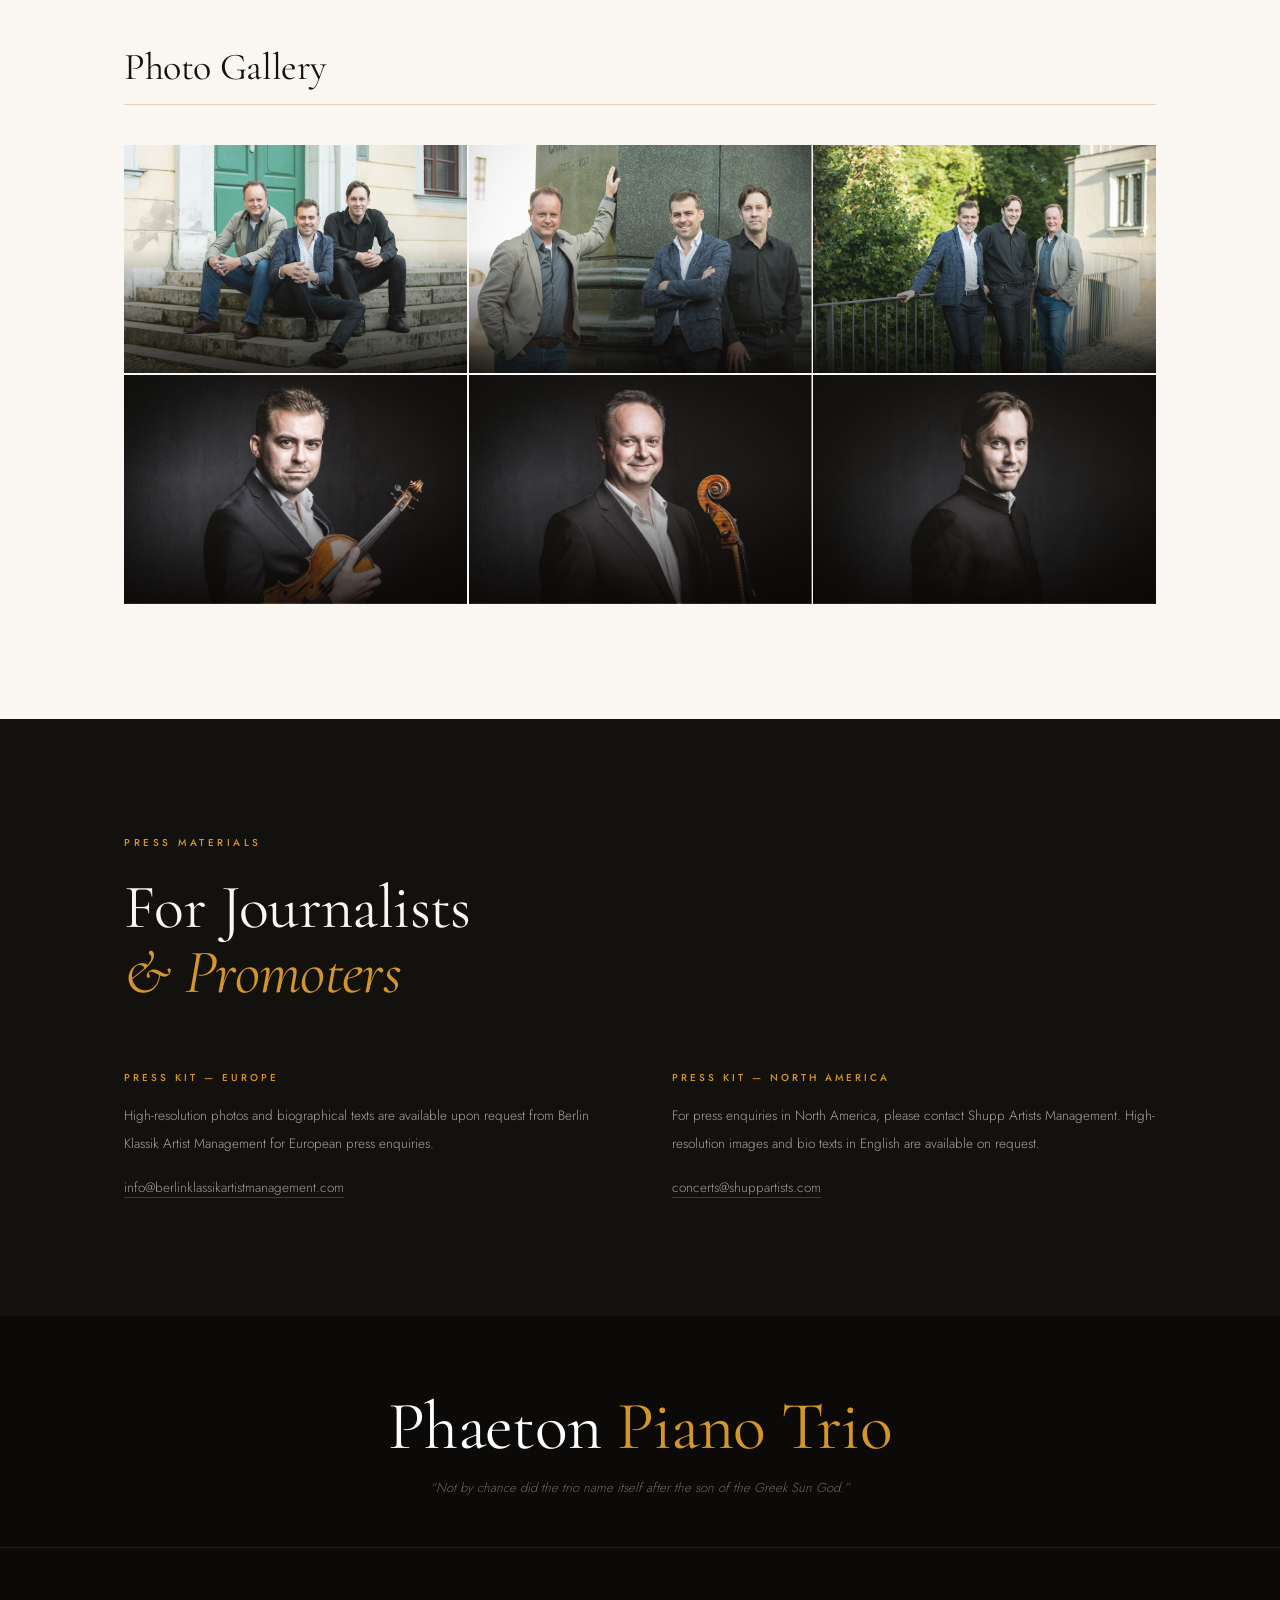
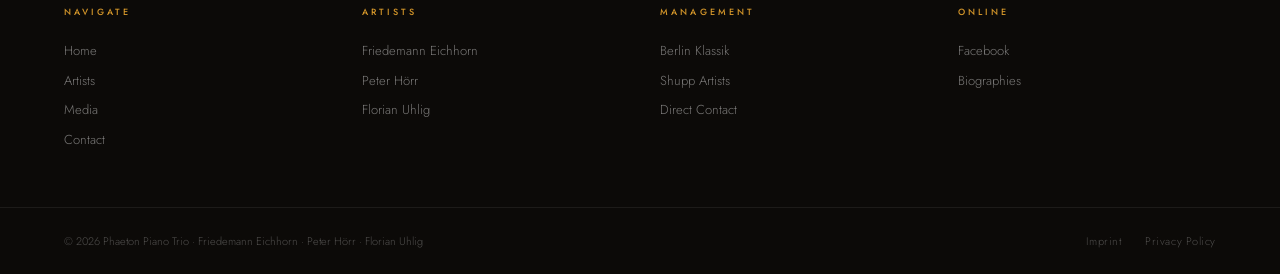
<file: media.html>
<!DOCTYPE html>
<html lang="en" id="htmlRoot">
<head>
  <meta charset="UTF-8"/>
  <meta name="viewport" content="width=device-width, initial-scale=1.0"/>
  <meta name="description" content="Media — Phaeton Piano Trio: videos, recordings, and photo gallery."/>
  <title>Media — Phaeton Piano Trio</title>
  <link rel="icon" href="favicon.svg" type="image/svg+xml">
  <meta property="og:type" content="website">
  <meta property="og:site_name" content="Phaeton Piano Trio">
  <meta property="og:title" content="Media — Phaeton Piano Trio">
  <meta property="og:description" content="Videos, recordings and photos of the Phaeton Piano Trio.">
  <meta property="og:url" content="https://phaetonpianotrio.com/media">
  <meta property="og:image" content="https://phaetonpianotrio.com/images/phaeton-hero-1.jpg">
  <meta name="twitter:card" content="summary_large_image">
  <link rel="stylesheet" href="fonts.css">
  <link rel="stylesheet" href="style.css">
</head>
<body>

  <header class="header" id="header">
    <div class="header-inner">
      <a href="index.html" class="logo">Phaeton <span>Piano Trio</span></a>
      <button class="menu-btn" id="menuBtn" aria-label="Toggle navigation" aria-expanded="false">
        <span></span><span></span><span></span>
      </button>
      <nav class="nav" id="nav">
        <a href="index.html" class="nav-link"><span lang-en>Home</span><span lang-de>Start</span></a>
        <a href="index.html#about" class="nav-link"><span lang-en>About</span><span lang-de>Über uns</span></a>
        <a href="biography.html" class="nav-link"><span lang-en>Artists</span><span lang-de>Künstler</span></a>
        <a href="index.html#press" class="nav-link"><span lang-en>Press</span><span lang-de>Presse</span></a>
        <a href="media.html" class="nav-link active"><span lang-en>Media</span><span lang-de>Medien</span></a>
        <a href="index.html#contact" class="nav-link"><span lang-en>Contact</span><span lang-de>Kontakt</span></a>
        <div class="lang-switcher">
          <button class="lang-btn active" id="btnEN" onclick="setLang('en')">EN</button>
          <span class="lang-sep">|</span>
          <button class="lang-btn" id="btnDE" onclick="setLang('de')">DE</button>
        </div>
      </nav>
    </div>
  </header>

  <section class="subpage-hero">
    <div class="subpage-hero-bg" style="background-image:url('images/phaeton-hero-1.jpg'); --pos: 50% 30%"></div>
    <div class="wrap subpage-hero-content">
      <div class="label">Media</div>
      <h1><span lang-en>Videos &amp;<br><em>Recordings</em></span><span lang-de>Videos &amp;<br><em>Aufnahmen</em></span></h1>
    </div>
  </section>

  <!-- VIDEOS -->
  <section class="section">
    <div class="wrap">
      <a href="index.html" class="back-link"><span lang-en>Back to Home</span><span lang-de>Zurück zur Startseite</span></a>
      <div class="media-section">
        <h2 class="media-section-title" data-reveal>
          <span lang-en>Video Performances</span><span lang-de>Videoaufführungen</span>
        </h2>
        <div class="video-grid">
          <div data-reveal>
            <div class="video-wrap video-facade" data-yt="DVtYap2uWXo" data-title="Brahms — Music and Beyond Festival Ottawa">
              <img src="images/phaeton-hero-2.jpg" alt="" loading="lazy">
              <button class="video-play" type="button" aria-label="Play video: Brahms — Music and Beyond Festival Ottawa"><svg viewBox="0 0 24 24" aria-hidden="true"><path d="M8 5v14l11-7z"/></svg></button>
              <p class="video-consent"><span lang-en>Playing the video loads content from YouTube (<a href="privacy.html">privacy</a>).</span><span lang-de>Beim Abspielen werden Inhalte von YouTube geladen (<a href="privacy.html">Datenschutz</a>).</span></p>
            </div>
            <p class="video-label"><span lang-en>Brahms Piano Trio — Music and Beyond Festival, Ottawa</span><span lang-de>Brahms Klaviertrio — Music and Beyond Festival, Ottawa</span></p>
          </div>
          <div data-reveal>
            <div class="video-wrap video-facade" data-yt="_RDVd9EOkTY" data-title="Beethoven, Dvořák, Haydn — Hochschule für Musik Franz Liszt Weimar">
              <img src="images/phaeton-hero-1.jpg" alt="" loading="lazy">
              <button class="video-play" type="button" aria-label="Play video: Beethoven, Dvořák, Haydn — Hochschule für Musik Franz Liszt Weimar"><svg viewBox="0 0 24 24" aria-hidden="true"><path d="M8 5v14l11-7z"/></svg></button>
              <p class="video-consent"><span lang-en>Playing the video loads content from YouTube (<a href="privacy.html">privacy</a>).</span><span lang-de>Beim Abspielen werden Inhalte von YouTube geladen (<a href="privacy.html">Datenschutz</a>).</span></p>
            </div>
            <p class="video-label"><span lang-en>Beethoven · Dvořák · Haydn — Video production with excerpts, Hochschule für Musik Franz Liszt Weimar</span><span lang-de>Beethoven · Dvořák · Haydn — Videoproduktion mit Ausschnitten, Hochschule für Musik Franz Liszt Weimar</span></p>
          </div>
        </div>
      </div>
    </div>
  </section>


  <!-- GALLERY -->
  <section class="section">
    <div class="wrap">
      <div class="media-section">
        <h2 class="media-section-title" data-reveal>
          <span lang-en>Photo Gallery</span><span lang-de>Fotogalerie</span>
        </h2>
        <div class="members-grid gallery-grid" style="margin-top:2.5rem;">
          <div class="member-card" data-reveal><img src="images/phaeton-hero-1.jpg" alt="Phaeton Piano Trio" loading="lazy"><div class="member-overlay"></div></div>
          <div class="member-card" data-reveal><img src="images/phaeton-hero-2.jpg" alt="Phaeton Piano Trio" loading="lazy"><div class="member-overlay"></div></div>
          <div class="member-card" data-reveal><img src="images/phaeton-hero-3.jpg" alt="Phaeton Piano Trio" loading="lazy"><div class="member-overlay"></div></div>
          <div class="member-card" data-reveal><img src="images/friedemann-eichhorn.jpg" alt="Friedemann Eichhorn" loading="lazy"><div class="member-overlay"></div></div>
          <div class="member-card" data-reveal><img src="images/peter-hoerr.jpg" alt="Peter Hörr" loading="lazy"><div class="member-overlay"></div></div>
          <div class="member-card" data-reveal><img src="images/florian-uhlig.jpg" alt="Florian Uhlig" loading="lazy"><div class="member-overlay"></div></div>
        </div>
      </div>
    </div>
  </section>

  <!-- PRESS MATERIALS -->
  <section class="section section--dark">
    <div class="wrap">
      <div class="label" data-reveal><span lang-en>Press Materials</span><span lang-de>Pressematerial</span></div>
      <h2 data-reveal><span lang-en>For Journalists<br><em>&amp; Promoters</em></span><span lang-de>Für Journalisten<br><em>&amp; Veranstalter</em></span></h2>
      <div class="contact-grid">
        <div>
          <div class="agency" data-reveal>
            <div class="agency-name"><span lang-en>Press Kit — Europe</span><span lang-de>Pressemappe — Europa</span></div>
            <p>
              <span lang-en>High-resolution photos and biographical texts are available upon request from Berlin Klassik Artist Management for European press enquiries.</span>
              <span lang-de>Hochauflösende Fotos und biografische Texte sind auf Anfrage bei Berlin Klassik Artist Management erhältlich.</span>
            </p>
            <p style="margin-top:1rem;"><a href="mailto:info@berlinklassikartistmanagement.com">info@berlinklassikartistmanagement.com</a></p>
          </div>
        </div>
        <div>
          <div class="agency" data-reveal>
            <div class="agency-name"><span lang-en>Press Kit — North America</span><span lang-de>Pressemappe — Nordamerika</span></div>
            <p>
              <span lang-en>For press enquiries in North America, please contact Shupp Artists Management. High-resolution images and bio texts in English are available on request.</span>
              <span lang-de>Für Presseanfragen in Nordamerika wenden Sie sich bitte an Shupp Artists Management.</span>
            </p>
            <p style="margin-top:1rem;"><a href="mailto:concerts@shuppartists.com">concerts@shuppartists.com</a></p>
          </div>
        </div>
      </div>
    </div>
  </section>

  <footer class="footer">
    <div class="footer-top">
      <div class="footer-name">Phaeton <span>Piano Trio</span></div>
      <p class="footer-tagline"><span lang-en>“Not by chance did the trio name itself after the son of the Greek Sun God.”</span><span lang-de>„Nicht von ungefähr hat sich das Trio nach dem Sohn des griechischen Sonnengottes benannt.“</span></p>
    </div>
    <div class="footer-mid">
      <div class="footer-col">
        <div class="footer-col-title"><span lang-en>Navigate</span><span lang-de>Navigation</span></div>
        <a href="index.html"><span lang-en>Home</span><span lang-de>Start</span></a>
        <a href="biography.html"><span lang-en>Artists</span><span lang-de>Künstler</span></a>
        <a href="media.html"><span lang-en>Media</span><span lang-de>Medien</span></a>
        <a href="index.html#contact"><span lang-en>Contact</span><span lang-de>Kontakt</span></a>
      </div>
      <div class="footer-col">
        <div class="footer-col-title"><span lang-en>Artists</span><span lang-de>Künstler</span></div>
        <a href="biography.html#eichhorn">Friedemann Eichhorn</a>
        <a href="biography.html#hoerr">Peter Hörr</a>
        <a href="biography.html#uhlig">Florian Uhlig</a>
      </div>
      <div class="footer-col">
        <div class="footer-col-title">Management</div>
        <a href="https://www.berlinklassikartistmanagement.com" target="_blank" rel="noopener">Berlin Klassik</a>
        <a href="https://shuppartists.com" target="_blank" rel="noopener">Shupp Artists</a>
        <a href="mailto:peterhoerr@me.com"><span lang-en>Direct Contact</span><span lang-de>Direktkontakt</span></a>
      </div>
      <div class="footer-col">
        <div class="footer-col-title">Online</div>
        <a href="https://www.facebook.com/PhaetonPianoTrio/" target="_blank" rel="noopener">Facebook</a>
        <a href="biography.html"><span lang-en>Biographies</span><span lang-de>Biografien</span></a>
      </div>
    </div>
    <div class="footer-bottom">
      <p class="footer-copy">© <span id="year"></span> Phaeton Piano Trio · Friedemann Eichhorn · Peter Hörr · Florian Uhlig</p>
      <div class="footer-legal">
        <a href="imprint.html"><span lang-en>Imprint</span><span lang-de>Impressum</span></a>
        <a href="privacy.html"><span lang-en>Privacy Policy</span><span lang-de>Datenschutz</span></a>
      </div>
    </div>
  </footer>
  <div class="scroll-progress" id="scrollProgress"></div>

  <script>
    function setLang(lang) {
      document.body.classList.toggle('lang-de', lang === 'de');
      document.getElementById('htmlRoot').lang = lang;
      document.getElementById('btnEN').classList.toggle('active', lang === 'en');
      document.getElementById('btnDE').classList.toggle('active', lang === 'de');
      localStorage.setItem('ppt-lang', lang);
    }
    (function() { if (localStorage.getItem('ppt-lang') === 'de') setLang('de'); })();
    document.getElementById('year').textContent = new Date().getFullYear();
    const progress = document.getElementById('scrollProgress');
    window.addEventListener('scroll', () => {
      const total = document.documentElement.scrollHeight - window.innerHeight;
      if (total > 0) progress.style.width = (window.scrollY / total * 100) + '%';
    }, { passive: true });
    const header = document.getElementById('header');
    window.addEventListener('scroll', () => { header.classList.toggle('scrolled', window.scrollY > 60); }, { passive: true });
    const nav = document.getElementById('nav');
    const menuBtn = document.getElementById('menuBtn');
    menuBtn.addEventListener('click', () => {
      const open = nav.classList.toggle('open');
      menuBtn.classList.toggle('open', open);
      menuBtn.setAttribute('aria-expanded', open);
      document.body.classList.toggle('nav-open', open);
    });
    document.querySelectorAll('#nav a').forEach(a => a.addEventListener('click', () => {
      nav.classList.remove('open'); menuBtn.classList.remove('open');
      menuBtn.setAttribute('aria-expanded','false'); document.body.classList.remove('nav-open');
    }));
    const revealObs = new IntersectionObserver(entries => {
      entries.forEach(e => { if (e.isIntersecting) { e.target.classList.add('visible'); revealObs.unobserve(e.target); } });
    }, { threshold: 0.1 });
    document.querySelectorAll('[data-reveal]').forEach(el => revealObs.observe(el));
    /* ── Video facades: YouTube loads only on click ── */
    document.querySelectorAll('.video-facade').forEach(el => {
      el.addEventListener('click', e => {
        if (e.target.closest('a')) return;
        const f = document.createElement('iframe');
        f.src = 'https://www.youtube-nocookie.com/embed/' + el.dataset.yt + '?autoplay=1&rel=0';
        f.title = el.dataset.title;
        f.allow = 'accelerometer; autoplay; clipboard-write; encrypted-media; gyroscope; picture-in-picture';
        f.allowFullscreen = true;
        el.classList.remove('video-facade');
        el.replaceChildren(f);
      });
    });
  </script>

</body>
</html>
</file>
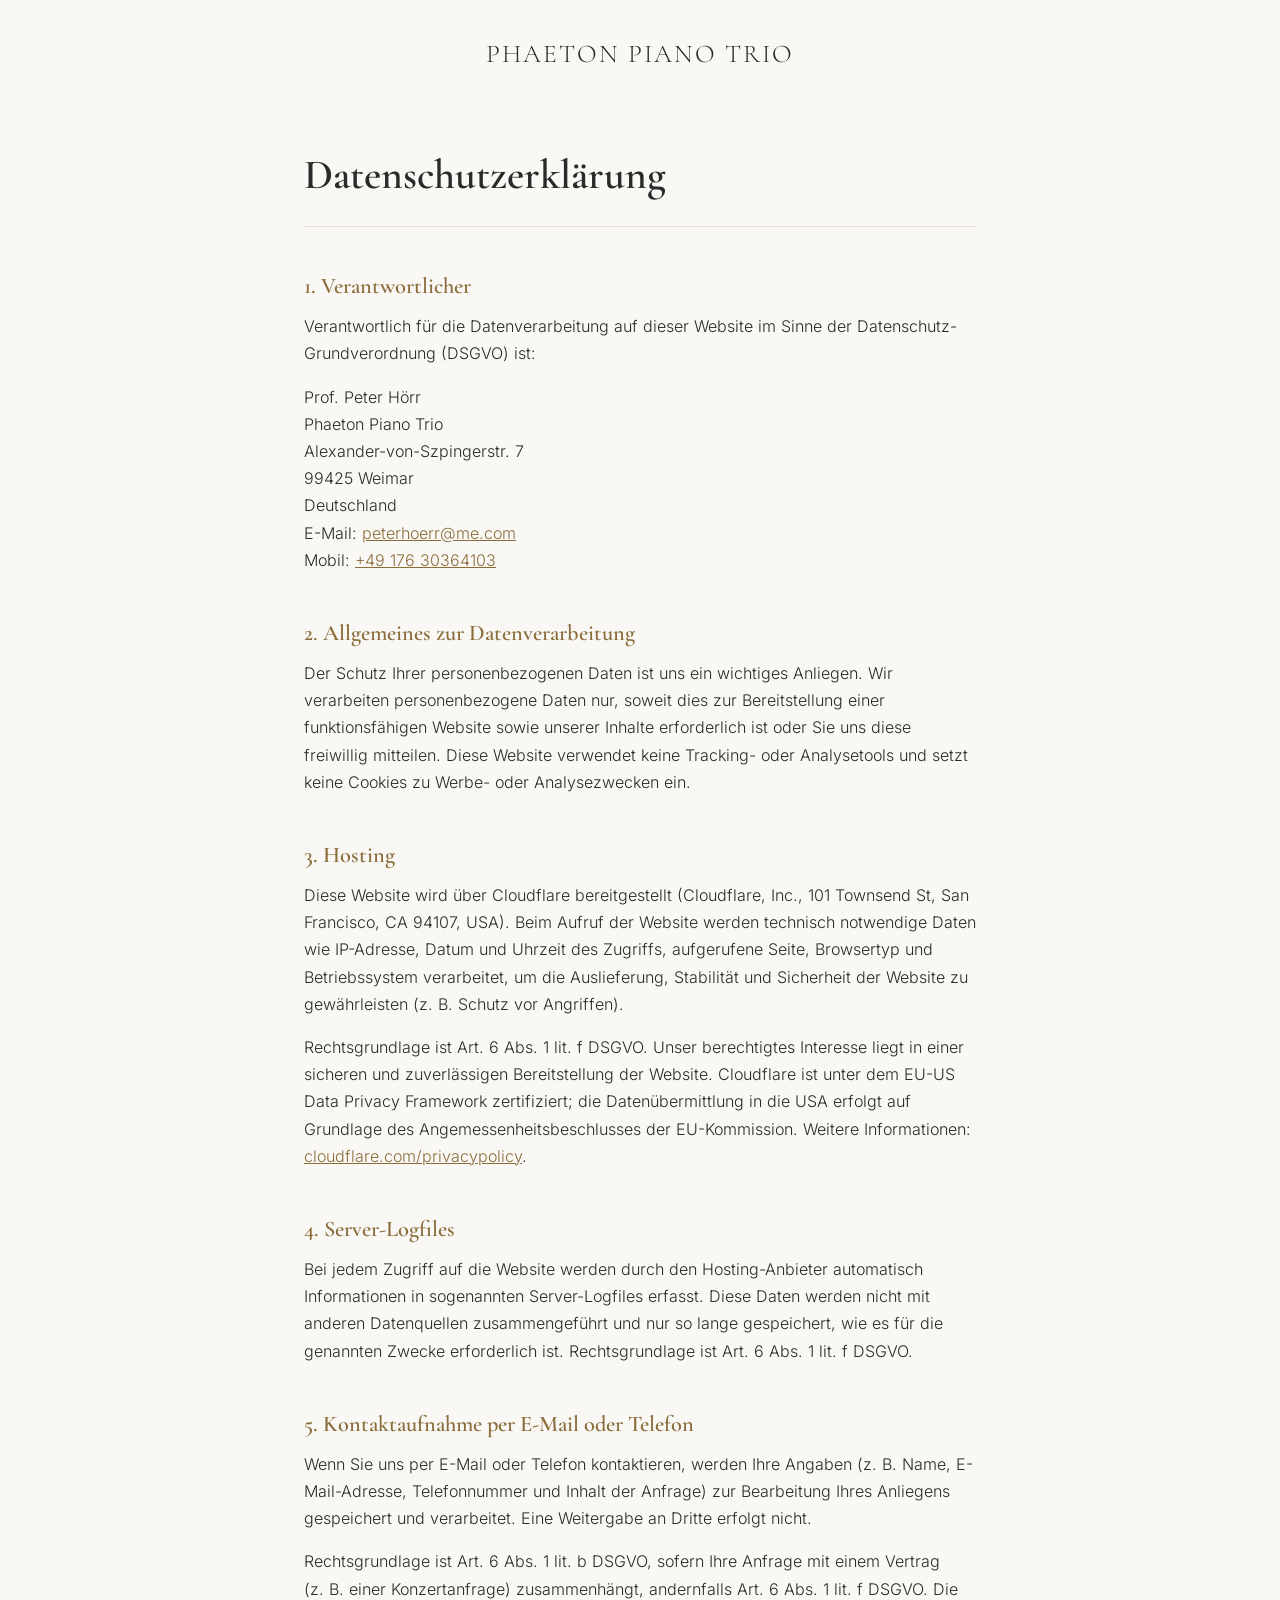
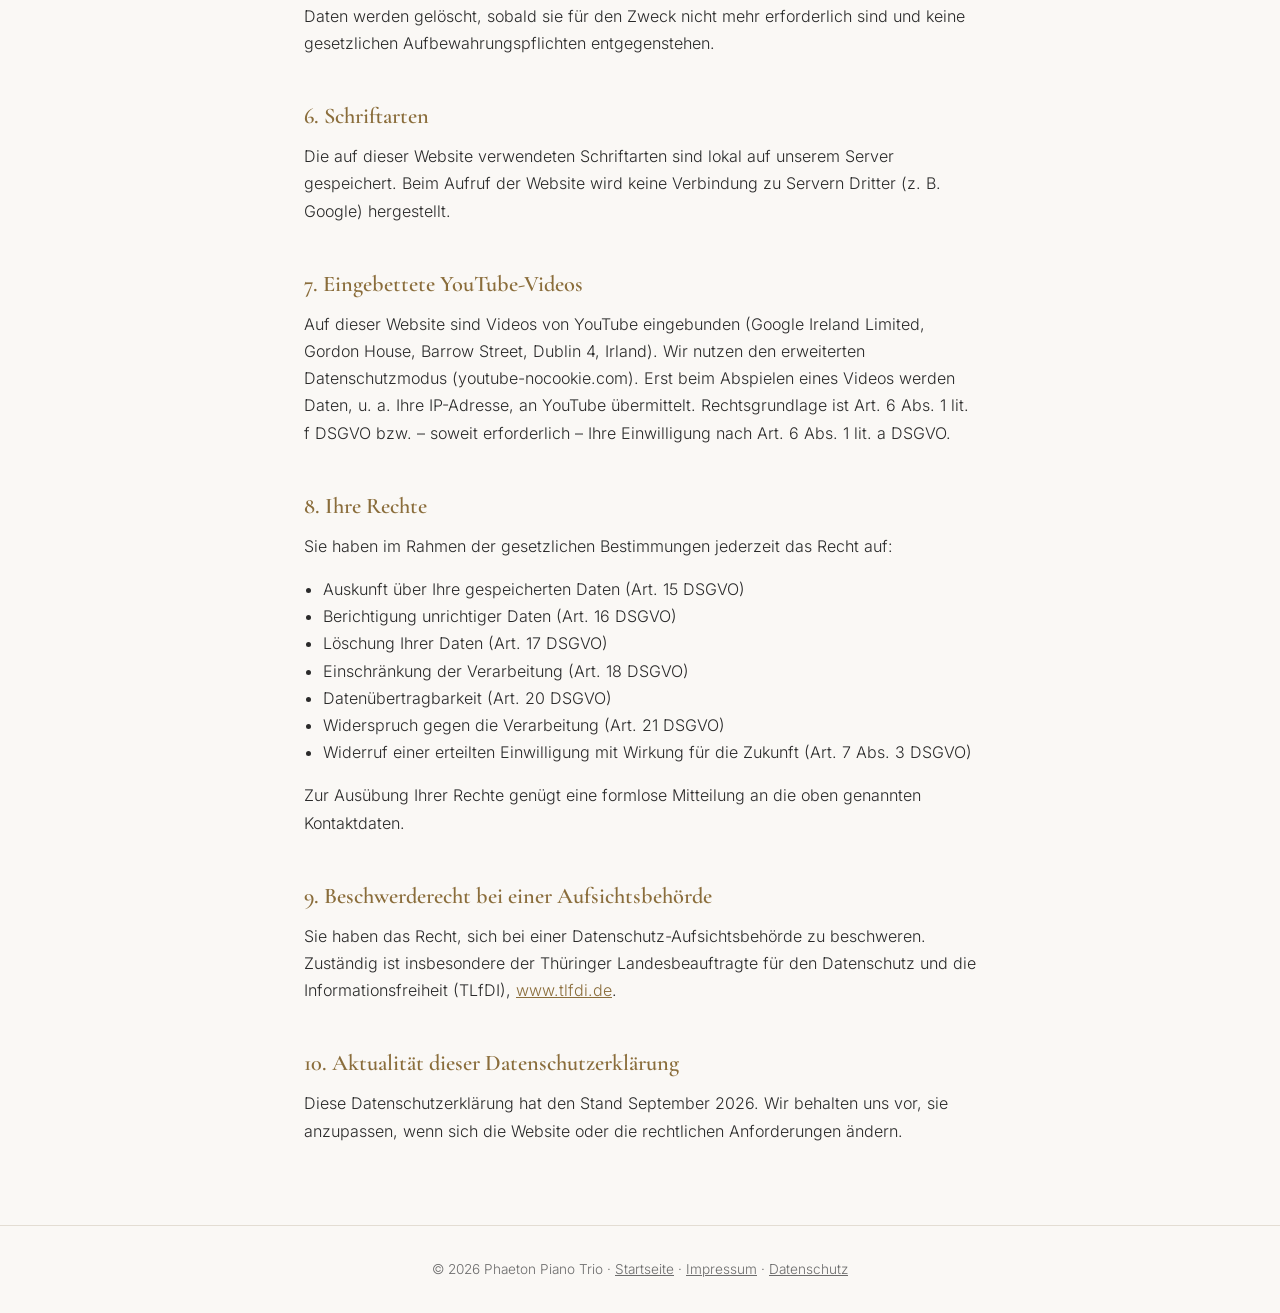
<file: privacy.html>
<!DOCTYPE html>
<html lang="de">
<head>
  <meta charset="UTF-8">
  <meta name="viewport" content="width=device-width, initial-scale=1.0">
  <title>Datenschutzerklärung – Phaeton Piano Trio</title>
  <link rel="icon" href="favicon.svg" type="image/svg+xml">
  <meta name="robots" content="noindex">

  <!-- Si tu web tiene un CSS propio, enlázalo aquí, p. ej.: -->
  <!-- <link rel="stylesheet" href="/style.css"> -->

  <link rel="stylesheet" href="fonts.css">
  <style>
    :root {
      --bg: #faf8f5;
      --text: #2a2a2a;
      --muted: #6b6b6b;
      --accent: #8a6d3b;
      --line: #e3ddd3;
    }
    * { box-sizing: border-box; }
    body {
      margin: 0;
      background: var(--bg);
      color: var(--text);
      font-family: 'Inter', Helvetica, Arial, sans-serif;
      font-weight: 300;
      line-height: 1.7;
    }
    header, footer { text-align: center; padding: 2rem 1.5rem; }
    header a.brand {
      font-family: 'Cormorant Garamond', Georgia, serif;
      font-size: 1.6rem;
      letter-spacing: 0.08em;
      text-transform: uppercase;
      color: var(--text);
      text-decoration: none;
    }
    main { max-width: 720px; margin: 0 auto; padding: 2rem 1.5rem 4rem; }
    h1, h2, h3 { font-family: 'Cormorant Garamond', Georgia, serif; font-weight: 600; }
    h1 {
      font-size: 2.6rem;
      margin: 0 0 2rem;
      padding-bottom: 1rem;
      border-bottom: 1px solid var(--line);
    }
    h2 { font-size: 1.4rem; margin: 2.5rem 0 0.5rem; color: var(--accent); }
    h3 { font-size: 1.15rem; margin: 1.5rem 0 0.4rem; }
    p { margin: 0 0 1rem; }
    ul { margin: 0 0 1rem; padding-left: 1.2rem; }
    a { color: var(--accent); }
    footer { border-top: 1px solid var(--line); font-size: 0.85rem; color: var(--muted); }
    footer a { color: var(--muted); }
  </style>
</head>
<body>

  <header>
    <a class="brand" href="/">Phaeton Piano Trio</a>
  </header>

  <main>
    <section id="datenschutz">
      <h1>Datenschutzerklärung</h1>

      <h2>1. Verantwortlicher</h2>
      <p>
        Verantwortlich für die Datenverarbeitung auf dieser Website im Sinne der
        Datenschutz-Grundverordnung (DSGVO) ist:
      </p>
      <p>
        Prof. Peter Hörr<br>
        Phaeton Piano Trio<br>
        Alexander-von-Szpingerstr. 7<br>
        99425 Weimar<br>
        Deutschland<br>
        E-Mail: <a href="mailto:peterhoerr@me.com">peterhoerr@me.com</a><br>
        Mobil: <a href="tel:+4917630364103">+49 176 30364103</a>
      </p>

      <h2>2. Allgemeines zur Datenverarbeitung</h2>
      <p>
        Der Schutz Ihrer personenbezogenen Daten ist uns ein wichtiges Anliegen. Wir
        verarbeiten personenbezogene Daten nur, soweit dies zur Bereitstellung einer
        funktionsfähigen Website sowie unserer Inhalte erforderlich ist oder Sie uns
        diese freiwillig mitteilen. Diese Website verwendet keine Tracking- oder
        Analysetools und setzt keine Cookies zu Werbe- oder Analysezwecken ein.
      </p>

      <h2>3. Hosting</h2>
      <p>
        Diese Website wird über Cloudflare bereitgestellt (Cloudflare, Inc.,
        101 Townsend St, San Francisco, CA 94107, USA). Beim Aufruf der Website
        werden technisch notwendige Daten wie IP-Adresse, Datum und Uhrzeit des
        Zugriffs, aufgerufene Seite, Browsertyp und Betriebssystem verarbeitet, um die
        Auslieferung, Stabilität und Sicherheit der Website zu gewährleisten
        (z.&nbsp;B. Schutz vor Angriffen).
      </p>
      <p>
        Rechtsgrundlage ist Art. 6 Abs. 1 lit. f DSGVO. Unser berechtigtes Interesse
        liegt in einer sicheren und zuverlässigen Bereitstellung der Website.
        Cloudflare ist unter dem EU-US Data Privacy Framework zertifiziert; die
        Datenübermittlung in die USA erfolgt auf Grundlage des
        Angemessenheitsbeschlusses der EU-Kommission. Weitere Informationen:
        <a href="https://www.cloudflare.com/privacypolicy/" target="_blank" rel="noopener">cloudflare.com/privacypolicy</a>.
      </p>

      <h2>4. Server-Logfiles</h2>
      <p>
        Bei jedem Zugriff auf die Website werden durch den Hosting-Anbieter
        automatisch Informationen in sogenannten Server-Logfiles erfasst. Diese Daten
        werden nicht mit anderen Datenquellen zusammengeführt und nur so lange
        gespeichert, wie es für die genannten Zwecke erforderlich ist.
        Rechtsgrundlage ist Art. 6 Abs. 1 lit. f DSGVO.
      </p>

      <h2>5. Kontaktaufnahme per E-Mail oder Telefon</h2>
      <p>
        Wenn Sie uns per E-Mail oder Telefon kontaktieren, werden Ihre Angaben
        (z.&nbsp;B. Name, E-Mail-Adresse, Telefonnummer und Inhalt der Anfrage) zur
        Bearbeitung Ihres Anliegens gespeichert und verarbeitet. Eine Weitergabe an
        Dritte erfolgt nicht.
      </p>
      <p>
        Rechtsgrundlage ist Art. 6 Abs. 1 lit. b DSGVO, sofern Ihre Anfrage mit einem
        Vertrag (z.&nbsp;B. einer Konzertanfrage) zusammenhängt, andernfalls
        Art. 6 Abs. 1 lit. f DSGVO. Die Daten werden gelöscht, sobald sie für den
        Zweck nicht mehr erforderlich sind und keine gesetzlichen
        Aufbewahrungspflichten entgegenstehen.
      </p>

      <h2>6. Schriftarten</h2>
      <p>
        Die auf dieser Website verwendeten Schriftarten sind lokal auf unserem Server
        gespeichert. Beim Aufruf der Website wird keine Verbindung zu Servern Dritter
        (z.&nbsp;B. Google) hergestellt.
      </p>

      <h2>7. Eingebettete YouTube-Videos</h2>
      <p>
        Auf dieser Website sind Videos von YouTube eingebunden (Google Ireland Limited,
        Gordon House, Barrow Street, Dublin 4, Irland). Wir nutzen den erweiterten
        Datenschutzmodus (youtube-nocookie.com). Erst beim Abspielen eines Videos
        werden Daten, u.&nbsp;a. Ihre IP-Adresse, an YouTube übermittelt.
        Rechtsgrundlage ist Art. 6 Abs. 1 lit. f DSGVO bzw. – soweit erforderlich –
        Ihre Einwilligung nach Art. 6 Abs. 1 lit. a DSGVO.
      </p>

      <h2>8. Ihre Rechte</h2>
      <p>Sie haben im Rahmen der gesetzlichen Bestimmungen jederzeit das Recht auf:</p>
      <ul>
        <li>Auskunft über Ihre gespeicherten Daten (Art. 15 DSGVO)</li>
        <li>Berichtigung unrichtiger Daten (Art. 16 DSGVO)</li>
        <li>Löschung Ihrer Daten (Art. 17 DSGVO)</li>
        <li>Einschränkung der Verarbeitung (Art. 18 DSGVO)</li>
        <li>Datenübertragbarkeit (Art. 20 DSGVO)</li>
        <li>Widerspruch gegen die Verarbeitung (Art. 21 DSGVO)</li>
        <li>Widerruf einer erteilten Einwilligung mit Wirkung für die Zukunft (Art. 7 Abs. 3 DSGVO)</li>
      </ul>
      <p>
        Zur Ausübung Ihrer Rechte genügt eine formlose Mitteilung an die oben
        genannten Kontaktdaten.
      </p>

      <h2>9. Beschwerderecht bei einer Aufsichtsbehörde</h2>
      <p>
        Sie haben das Recht, sich bei einer Datenschutz-Aufsichtsbehörde zu
        beschweren. Zuständig ist insbesondere der Thüringer Landesbeauftragte für den
        Datenschutz und die Informationsfreiheit (TLfDI),
        <a href="https://www.tlfdi.de" target="_blank" rel="noopener">www.tlfdi.de</a>.
      </p>

      <h2>10. Aktualität dieser Datenschutzerklärung</h2>
      <p>
        Diese Datenschutzerklärung hat den Stand September 2026. Wir behalten uns vor,
        sie anzupassen, wenn sich die Website oder die rechtlichen Anforderungen
        ändern.
      </p>
    </section>
  </main>

  <footer>
    © 2026 Phaeton Piano Trio · <a href="/">Startseite</a> · <a href="/imprint">Impressum</a> · <a href="/privacy">Datenschutz</a>
  </footer>

</body>
</html>
</file>
<file: fonts.css>
/* Self-hosted fonts (no requests to Google) */
@font-face {
  font-family: 'Cormorant Garamond';
  font-style: normal;
  font-display: swap;
  font-weight: 300;
  src: url(fonts/cormorant-garamond-latin-ext-300-normal.woff2) format('woff2');
  unicode-range: U+0100-02BA,U+02BD-02C5,U+02C7-02CC,U+02CE-02D7,U+02DD-02FF,U+0304,U+0308,U+0329,U+1D00-1DBF,U+1E00-1E9F,U+1EF2-1EFF,U+2020,U+20A0-20AB,U+20AD-20C0,U+2113,U+2C60-2C7F,U+A720-A7FF;
}
@font-face {
  font-family: 'Cormorant Garamond';
  font-style: normal;
  font-display: swap;
  font-weight: 300;
  src: url(fonts/cormorant-garamond-latin-300-normal.woff2) format('woff2');
  unicode-range: U+0000-00FF,U+0131,U+0152-0153,U+02BB-02BC,U+02C6,U+02DA,U+02DC,U+0304,U+0308,U+0329,U+2000-206F,U+20AC,U+2122,U+2191,U+2193,U+2212,U+2215,U+FEFF,U+FFFD;
}
@font-face {
  font-family: 'Cormorant Garamond';
  font-style: normal;
  font-display: swap;
  font-weight: 400;
  src: url(fonts/cormorant-garamond-latin-ext-400-normal.woff2) format('woff2');
  unicode-range: U+0100-02BA,U+02BD-02C5,U+02C7-02CC,U+02CE-02D7,U+02DD-02FF,U+0304,U+0308,U+0329,U+1D00-1DBF,U+1E00-1E9F,U+1EF2-1EFF,U+2020,U+20A0-20AB,U+20AD-20C0,U+2113,U+2C60-2C7F,U+A720-A7FF;
}
@font-face {
  font-family: 'Cormorant Garamond';
  font-style: normal;
  font-display: swap;
  font-weight: 400;
  src: url(fonts/cormorant-garamond-latin-400-normal.woff2) format('woff2');
  unicode-range: U+0000-00FF,U+0131,U+0152-0153,U+02BB-02BC,U+02C6,U+02DA,U+02DC,U+0304,U+0308,U+0329,U+2000-206F,U+20AC,U+2122,U+2191,U+2193,U+2212,U+2215,U+FEFF,U+FFFD;
}
@font-face {
  font-family: 'Cormorant Garamond';
  font-style: normal;
  font-display: swap;
  font-weight: 500;
  src: url(fonts/cormorant-garamond-latin-ext-500-normal.woff2) format('woff2');
  unicode-range: U+0100-02BA,U+02BD-02C5,U+02C7-02CC,U+02CE-02D7,U+02DD-02FF,U+0304,U+0308,U+0329,U+1D00-1DBF,U+1E00-1E9F,U+1EF2-1EFF,U+2020,U+20A0-20AB,U+20AD-20C0,U+2113,U+2C60-2C7F,U+A720-A7FF;
}
@font-face {
  font-family: 'Cormorant Garamond';
  font-style: normal;
  font-display: swap;
  font-weight: 500;
  src: url(fonts/cormorant-garamond-latin-500-normal.woff2) format('woff2');
  unicode-range: U+0000-00FF,U+0131,U+0152-0153,U+02BB-02BC,U+02C6,U+02DA,U+02DC,U+0304,U+0308,U+0329,U+2000-206F,U+20AC,U+2122,U+2191,U+2193,U+2212,U+2215,U+FEFF,U+FFFD;
}
@font-face {
  font-family: 'Cormorant Garamond';
  font-style: normal;
  font-display: swap;
  font-weight: 600;
  src: url(fonts/cormorant-garamond-latin-ext-600-normal.woff2) format('woff2');
  unicode-range: U+0100-02BA,U+02BD-02C5,U+02C7-02CC,U+02CE-02D7,U+02DD-02FF,U+0304,U+0308,U+0329,U+1D00-1DBF,U+1E00-1E9F,U+1EF2-1EFF,U+2020,U+20A0-20AB,U+20AD-20C0,U+2113,U+2C60-2C7F,U+A720-A7FF;
}
@font-face {
  font-family: 'Cormorant Garamond';
  font-style: normal;
  font-display: swap;
  font-weight: 600;
  src: url(fonts/cormorant-garamond-latin-600-normal.woff2) format('woff2');
  unicode-range: U+0000-00FF,U+0131,U+0152-0153,U+02BB-02BC,U+02C6,U+02DA,U+02DC,U+0304,U+0308,U+0329,U+2000-206F,U+20AC,U+2122,U+2191,U+2193,U+2212,U+2215,U+FEFF,U+FFFD;
}
@font-face {
  font-family: 'Cormorant Garamond';
  font-style: italic;
  font-display: swap;
  font-weight: 300;
  src: url(fonts/cormorant-garamond-latin-ext-300-italic.woff2) format('woff2');
  unicode-range: U+0100-02BA,U+02BD-02C5,U+02C7-02CC,U+02CE-02D7,U+02DD-02FF,U+0304,U+0308,U+0329,U+1D00-1DBF,U+1E00-1E9F,U+1EF2-1EFF,U+2020,U+20A0-20AB,U+20AD-20C0,U+2113,U+2C60-2C7F,U+A720-A7FF;
}
@font-face {
  font-family: 'Cormorant Garamond';
  font-style: italic;
  font-display: swap;
  font-weight: 300;
  src: url(fonts/cormorant-garamond-latin-300-italic.woff2) format('woff2');
  unicode-range: U+0000-00FF,U+0131,U+0152-0153,U+02BB-02BC,U+02C6,U+02DA,U+02DC,U+0304,U+0308,U+0329,U+2000-206F,U+20AC,U+2122,U+2191,U+2193,U+2212,U+2215,U+FEFF,U+FFFD;
}
@font-face {
  font-family: 'Cormorant Garamond';
  font-style: italic;
  font-display: swap;
  font-weight: 400;
  src: url(fonts/cormorant-garamond-latin-ext-400-italic.woff2) format('woff2');
  unicode-range: U+0100-02BA,U+02BD-02C5,U+02C7-02CC,U+02CE-02D7,U+02DD-02FF,U+0304,U+0308,U+0329,U+1D00-1DBF,U+1E00-1E9F,U+1EF2-1EFF,U+2020,U+20A0-20AB,U+20AD-20C0,U+2113,U+2C60-2C7F,U+A720-A7FF;
}
@font-face {
  font-family: 'Cormorant Garamond';
  font-style: italic;
  font-display: swap;
  font-weight: 400;
  src: url(fonts/cormorant-garamond-latin-400-italic.woff2) format('woff2');
  unicode-range: U+0000-00FF,U+0131,U+0152-0153,U+02BB-02BC,U+02C6,U+02DA,U+02DC,U+0304,U+0308,U+0329,U+2000-206F,U+20AC,U+2122,U+2191,U+2193,U+2212,U+2215,U+FEFF,U+FFFD;
}
@font-face {
  font-family: 'Jost';
  font-style: normal;
  font-display: swap;
  font-weight: 300;
  src: url(fonts/jost-latin-ext-300-normal.woff2) format('woff2');
  unicode-range: U+0100-02BA,U+02BD-02C5,U+02C7-02CC,U+02CE-02D7,U+02DD-02FF,U+0304,U+0308,U+0329,U+1D00-1DBF,U+1E00-1E9F,U+1EF2-1EFF,U+2020,U+20A0-20AB,U+20AD-20C0,U+2113,U+2C60-2C7F,U+A720-A7FF;
}
@font-face {
  font-family: 'Jost';
  font-style: normal;
  font-display: swap;
  font-weight: 300;
  src: url(fonts/jost-latin-300-normal.woff2) format('woff2');
  unicode-range: U+0000-00FF,U+0131,U+0152-0153,U+02BB-02BC,U+02C6,U+02DA,U+02DC,U+0304,U+0308,U+0329,U+2000-206F,U+20AC,U+2122,U+2191,U+2193,U+2212,U+2215,U+FEFF,U+FFFD;
}
@font-face {
  font-family: 'Jost';
  font-style: normal;
  font-display: swap;
  font-weight: 400;
  src: url(fonts/jost-latin-ext-400-normal.woff2) format('woff2');
  unicode-range: U+0100-02BA,U+02BD-02C5,U+02C7-02CC,U+02CE-02D7,U+02DD-02FF,U+0304,U+0308,U+0329,U+1D00-1DBF,U+1E00-1E9F,U+1EF2-1EFF,U+2020,U+20A0-20AB,U+20AD-20C0,U+2113,U+2C60-2C7F,U+A720-A7FF;
}
@font-face {
  font-family: 'Jost';
  font-style: normal;
  font-display: swap;
  font-weight: 400;
  src: url(fonts/jost-latin-400-normal.woff2) format('woff2');
  unicode-range: U+0000-00FF,U+0131,U+0152-0153,U+02BB-02BC,U+02C6,U+02DA,U+02DC,U+0304,U+0308,U+0329,U+2000-206F,U+20AC,U+2122,U+2191,U+2193,U+2212,U+2215,U+FEFF,U+FFFD;
}
@font-face {
  font-family: 'Jost';
  font-style: normal;
  font-display: swap;
  font-weight: 500;
  src: url(fonts/jost-latin-ext-500-normal.woff2) format('woff2');
  unicode-range: U+0100-02BA,U+02BD-02C5,U+02C7-02CC,U+02CE-02D7,U+02DD-02FF,U+0304,U+0308,U+0329,U+1D00-1DBF,U+1E00-1E9F,U+1EF2-1EFF,U+2020,U+20A0-20AB,U+20AD-20C0,U+2113,U+2C60-2C7F,U+A720-A7FF;
}
@font-face {
  font-family: 'Jost';
  font-style: normal;
  font-display: swap;
  font-weight: 500;
  src: url(fonts/jost-latin-500-normal.woff2) format('woff2');
  unicode-range: U+0000-00FF,U+0131,U+0152-0153,U+02BB-02BC,U+02C6,U+02DA,U+02DC,U+0304,U+0308,U+0329,U+2000-206F,U+20AC,U+2122,U+2191,U+2193,U+2212,U+2215,U+FEFF,U+FFFD;
}
@font-face {
  font-family: 'Inter';
  font-style: normal;
  font-display: swap;
  font-weight: 300;
  src: url(fonts/inter-latin-ext-300-normal.woff2) format('woff2');
  unicode-range: U+0100-02BA,U+02BD-02C5,U+02C7-02CC,U+02CE-02D7,U+02DD-02FF,U+0304,U+0308,U+0329,U+1D00-1DBF,U+1E00-1E9F,U+1EF2-1EFF,U+2020,U+20A0-20AB,U+20AD-20C0,U+2113,U+2C60-2C7F,U+A720-A7FF;
}
@font-face {
  font-family: 'Inter';
  font-style: normal;
  font-display: swap;
  font-weight: 300;
  src: url(fonts/inter-latin-300-normal.woff2) format('woff2');
  unicode-range: U+0000-00FF,U+0131,U+0152-0153,U+02BB-02BC,U+02C6,U+02DA,U+02DC,U+0304,U+0308,U+0329,U+2000-206F,U+20AC,U+2122,U+2191,U+2193,U+2212,U+2215,U+FEFF,U+FFFD;
}
@font-face {
  font-family: 'Inter';
  font-style: normal;
  font-display: swap;
  font-weight: 400;
  src: url(fonts/inter-latin-ext-400-normal.woff2) format('woff2');
  unicode-range: U+0100-02BA,U+02BD-02C5,U+02C7-02CC,U+02CE-02D7,U+02DD-02FF,U+0304,U+0308,U+0329,U+1D00-1DBF,U+1E00-1E9F,U+1EF2-1EFF,U+2020,U+20A0-20AB,U+20AD-20C0,U+2113,U+2C60-2C7F,U+A720-A7FF;
}
@font-face {
  font-family: 'Inter';
  font-style: normal;
  font-display: swap;
  font-weight: 400;
  src: url(fonts/inter-latin-400-normal.woff2) format('woff2');
  unicode-range: U+0000-00FF,U+0131,U+0152-0153,U+02BB-02BC,U+02C6,U+02DA,U+02DC,U+0304,U+0308,U+0329,U+2000-206F,U+20AC,U+2122,U+2191,U+2193,U+2212,U+2215,U+FEFF,U+FFFD;
}
</file>
<file: style.css>
/* ============================================================
   PHAETON PIANO TRIO — style.css
============================================================ */

:root {
  --white:       #faf7f2;
  --white-dim:   #f0ebe2;
  --ink:         #13110e;
  --ink-mid:     #3a3530;
  --ink-soft:    #8a8178;
  --fire:        #c4571a;
  --fire-light:  #e07840;
  --fire-dim:    rgba(196,87,26,0.08);
  --fire-border: rgba(196,87,26,0.25);
  --amber:       #d4962a;
  --serif: 'Cormorant Garamond', Georgia, serif;
  --sans:  'Jost', 'Helvetica Neue', sans-serif;
  --ease:  cubic-bezier(0.25, 0.46, 0.45, 0.94);
  --easeO: cubic-bezier(0.16, 1, 0.3, 1);
  --gutter: clamp(1.25rem, 5vw, 4.5rem);
  --max: 1160px;
  --hh: 72px;
}

*, *::before, *::after { box-sizing: border-box; margin: 0; padding: 0; }
html { scroll-behavior: smooth; overflow-x: hidden; font-size: 16px; }

body {
  background: var(--white);
  color: var(--ink);
  font-family: var(--sans);
  font-weight: 300;
  line-height: 1.7;
  overflow-x: hidden;
  -webkit-font-smoothing: antialiased;
}

body.nav-open { overflow: hidden; }
img, iframe { display: block; max-width: 100%; }
a { color: inherit; text-decoration: none; }
::selection { background: rgba(196,87,26,0.15); color: var(--ink); }
:focus-visible { outline: 1px solid var(--fire); outline-offset: 4px; }
::-webkit-scrollbar { width: 3px; }
::-webkit-scrollbar-track { background: var(--white); }
::-webkit-scrollbar-thumb { background: var(--fire-border); }
::-webkit-scrollbar-thumb:hover { background: var(--fire); }

/* ── Typography ── */
h1, h2, h3 { font-family: var(--serif); font-weight: 400; line-height: 1.05; letter-spacing: -0.01em; }
h1 { font-size: clamp(48px, 8vw, 110px); }
h2 { font-size: clamp(32px, 5vw, 62px); }
h3 { font-size: clamp(22px, 2.5vw, 32px); }
em { font-style: italic; color: var(--fire); }
p  { max-width: 58ch; }
p + p { margin-top: 1rem; }

.wrap { width: min(100%, var(--max)); margin-inline: auto; padding-inline: var(--gutter); }

.label {
  font-family: var(--sans); font-size: 10px; font-weight: 500;
  letter-spacing: 0.35em; text-transform: uppercase;
  color: var(--fire); margin-bottom: 1.5rem; display: block;
}

[data-reveal] { opacity: 0; transform: translateY(28px); transition: opacity 0.85s var(--easeO), transform 0.85s var(--easeO); }
[data-reveal].visible { opacity: 1; transform: none; }
[data-reveal]:nth-child(2) { transition-delay: 0.08s; }
[data-reveal]:nth-child(3) { transition-delay: 0.16s; }
[data-reveal]:nth-child(4) { transition-delay: 0.24s; }

/* ============================================================
   HEADER
============================================================ */
.header {
  position: fixed;
  top: 0; left: 0; right: 0;
  z-index: 500;
  height: var(--hh);
  background: rgba(19,17,14,0.6);
  backdrop-filter: blur(14px);
  -webkit-backdrop-filter: blur(14px);
  transition: background 0.4s, box-shadow 0.4s;
}
.header.scrolled {
  background: rgba(19,17,14,0.95);
  box-shadow: 0 1px 0 rgba(255,255,255,0.06);
}
.header-inner {
  height: 100%;
  display: flex;
  align-items: center;
  justify-content: space-between;
  padding: 0 var(--gutter);
  gap: 1.5rem;
}

.logo {
  font-family: var(--serif);
  font-size: 1.2rem; font-weight: 400; letter-spacing: 0.04em;
  color: #fff; white-space: nowrap; flex-shrink: 0;
  position: relative; z-index: 9999;
  transition: opacity 0.2s;
}
.logo:hover { opacity: 0.75; }
.logo span { color: var(--amber); }

.menu-btn {
  display: none;
  flex-direction: column;
  justify-content: center;
  gap: 6px;
  width: 32px; height: 32px;
  background: none; border: none; cursor: pointer;
  padding: 0; flex-shrink: 0;
  position: relative; z-index: 9999;
}
.menu-btn span {
  display: block; width: 24px; height: 1.5px;
  background: #fff;
  transition: transform 0.35s var(--ease), opacity 0.25s;
  transform-origin: center;
}
.menu-btn.open span:nth-child(1) { transform: translateY(7.5px) rotate(45deg); }
.menu-btn.open span:nth-child(2) { opacity: 0; }
.menu-btn.open span:nth-child(3) { transform: translateY(-7.5px) rotate(-45deg); }

/* Desktop nav */
.nav { display: flex; align-items: center; gap: 1.75rem; }

.nav-link {
  font-family: var(--sans); font-size: 10.5px; font-weight: 500;
  letter-spacing: 0.18em; text-transform: uppercase;
  color: rgba(255,255,255,0.78);
  position: relative; padding-bottom: 2px;
  transition: color 0.2s; white-space: nowrap;
}
.nav-link::after {
  content: ''; position: absolute; bottom: 0; left: 0;
  width: 0; height: 1px; background: var(--amber);
  transition: width 0.3s var(--ease);
}
.nav-link:hover, .nav-link.active { color: #fff; }
.nav-link:hover::after, .nav-link.active::after { width: 100%; }

.lang-switcher { display: flex; align-items: center; gap: 0.35rem; margin-left: 0.5rem; flex-shrink: 0; }
.lang-btn {
  background: none; border: none; cursor: pointer;
  color: rgba(255,255,255,0.45);
  font-family: var(--sans); font-size: 10px; font-weight: 500;
  letter-spacing: 0.15em; text-transform: uppercase;
  padding: 2px 4px; transition: color 0.2s;
}
.lang-btn.active, .lang-btn:hover { color: var(--amber); }
.lang-sep { color: rgba(255,255,255,0.2); font-size: 10px; }

.scroll-progress {
  position: fixed; top: 0; left: 0;
  height: 2px; background: var(--fire);
  z-index: 600; width: 0; pointer-events: none;
}

/* ============================================================
   HERO
============================================================ */
.hero {
  position: relative;
  height: 100svh; min-height: 560px;
  overflow: hidden;
  display: flex; align-items: center; justify-content: flex-start;
}
.hero { background: var(--ink); }
.hero-slides, .hero-slide { position: absolute; inset: 0; }
.hero-slides { top: var(--hh); } /* la foto empieza debajo del header: no tapa las cabezas */
.hero-slide { background-size: cover; background-position: center top; opacity: 0; transition: opacity 1.6s var(--ease); }
.hero-slide.active { opacity: 1; }
.hero-overlay {
  position: absolute; inset: 0; z-index: 1;
  background:
    linear-gradient(to right, rgba(10,8,6,0.75) 0%, rgba(10,8,6,0.45) 50%, rgba(10,8,6,0.1) 100%),
    linear-gradient(to bottom, rgba(10,8,6,0.35) 0%, rgba(10,8,6,0.1) 40%, rgba(10,8,6,0.6) 100%);
}
.hero-grain {
  position: absolute; inset: 0; z-index: 2; opacity: 0.025; pointer-events: none;
  background-image: url("data:image/svg+xml,%3Csvg viewBox='0 0 256 256' xmlns='http://www.w3.org/2000/svg'%3E%3Cfilter id='n'%3E%3CfeTurbulence type='fractalNoise' baseFrequency='0.9' numOctaves='4' stitchTiles='stitch'/%3E%3C/filter%3E%3Crect width='100%25' height='100%25' filter='url(%23n)'/%3E%3C/svg%3E");
}
.hero-content {
  position: relative; z-index: 3; color: #fff;
  padding: 0 var(--gutter); max-width: min(640px, 90vw);
}
.hero-eyebrow { font-size: 11px; font-weight: 500; letter-spacing: 0.35em; text-transform: uppercase; opacity: 0.65; margin-bottom: 1.5rem; max-width: none; }
.hero h1 { color: #fff; text-shadow: 0 2px 20px rgba(0,0,0,0.4); }
.hero h1 em { color: var(--amber); }
.hero-divider { width: 48px; height: 1px; background: var(--amber); margin: 2rem 0; opacity: 0.65; }
.hero-sub { font-size: clamp(12px, 1.4vw, 15px); font-weight: 300; letter-spacing: 0.1em; opacity: 0.75; margin-bottom: 2.5rem; max-width: none; }
.hero-cta { display: flex; gap: 1rem; flex-wrap: wrap; }

.btn {
  display: inline-block;
  font-family: var(--sans); font-size: 11px; font-weight: 500;
  letter-spacing: 0.22em; text-transform: uppercase;
  padding: 0.9rem 2.2rem; cursor: pointer;
  transition: background 0.25s, color 0.25s, border-color 0.25s, transform 0.2s;
}
.btn:hover { transform: translateY(-2px); }
.btn--gold { background: var(--fire); color: #fff; border: 1px solid var(--fire); }
.btn--gold:hover { background: var(--fire-light); border-color: var(--fire-light); }
.btn--outline { background: transparent; color: #fff; border: 1px solid rgba(255,255,255,0.5); }
.btn--outline:hover { border-color: #fff; background: rgba(255,255,255,0.08); }
.btn--dark { background: var(--fire); color: #fff; border: 1px solid var(--fire); }
.btn--dark:hover { background: var(--fire-light); border-color: var(--fire-light); }

.hero-dots {
  position: absolute; bottom: 2.5rem; left: 50%;
  transform: translateX(-50%); z-index: 4; display: flex; gap: 0.6rem;
}
.hero-dot { width: 6px; height: 6px; border-radius: 50%; background: rgba(255,255,255,0.35); cursor: pointer; transition: background 0.3s, transform 0.3s; }
.hero-dot.active { background: var(--amber); transform: scale(1.3); }

.hero-scroll {
  position: absolute; bottom: 2.2rem; right: var(--gutter); z-index: 4;
  display: flex; flex-direction: column; align-items: center; gap: 0.4rem;
  color: rgba(255,255,255,0.4); font-size: 9px; letter-spacing: 0.25em; text-transform: uppercase;
}
.hero-scroll-line { width: 1px; height: 40px; background: linear-gradient(to bottom, transparent, rgba(255,255,255,0.4)); }

/* ============================================================
   MARQUEE
============================================================ */
.marquee { background: var(--ink); overflow: hidden; padding-block: 0.85rem; border-top: 1px solid rgba(255,255,255,0.06); border-bottom: 1px solid rgba(255,255,255,0.06); }
.marquee-track { display: flex; animation: marquee 40s linear infinite; width: max-content; }
.marquee-item { font-size: 10px; font-weight: 500; letter-spacing: 0.25em; text-transform: uppercase; color: rgba(255,255,255,0.4); padding-inline: 3rem; white-space: nowrap; }
.marquee-item::after { content: '·'; margin-left: 3rem; color: var(--fire); }
@keyframes marquee { from { transform: translateX(0); } to { transform: translateX(-50%); } }

/* ============================================================
   QUOTE
============================================================ */
.quote-section { background: var(--white); text-align: center; padding: clamp(4rem, 8vw, 8rem) var(--gutter); border-bottom: 1px solid var(--fire-border); }
.quote-mark { font-family: var(--serif); font-size: clamp(80px, 10vw, 140px); color: var(--fire); opacity: 0.12; line-height: 0.5; display: block; margin-bottom: 1rem; }
blockquote { font-family: var(--serif); font-size: clamp(17px, 2.6vw, 28px); font-weight: 300; font-style: italic; color: var(--ink); line-height: 1.65; max-width: 780px; margin-inline: auto; margin-bottom: 1.5rem; }
cite { font-size: 10px; font-weight: 500; letter-spacing: 0.25em; text-transform: uppercase; color: var(--ink-soft); }

/* ============================================================
   SECTIONS
============================================================ */
.section { padding-block: clamp(4.5rem, 9vw, 10rem); }
.section--dark { background: var(--ink); color: var(--white); }
.section--dark .label { color: var(--amber); }
.section--dark h2 { color: var(--white); }
.section--dark em { color: var(--amber); }
.section--dark p { color: rgba(255,255,255,0.68); }
.section--dark .body-text { color: rgba(255,255,255,0.7); }

/* ============================================================
   ABOUT
============================================================ */
.about-grid { display: grid; grid-template-columns: 1fr 1fr; gap: clamp(2.5rem, 6vw, 7rem); align-items: center; }
.about-image img { width: 100%; aspect-ratio: 4/5; object-fit: cover; filter: grayscale(20%); transition: filter 0.5s; }
.about-image img:hover { filter: grayscale(0%); }
.about-text h2 { margin-bottom: 1.5rem; }
.body-text { font-size: clamp(14px, 1.4vw, 17px); line-height: 1.88; color: var(--ink-mid); }

/* ============================================================
   MEMBERS
============================================================ */
.members-grid { display: grid; grid-template-columns: repeat(3, 1fr); gap: 1.5px; margin-top: 4rem; }
.member-card { position: relative; overflow: hidden; aspect-ratio: 3/4; cursor: pointer; }
.member-card img { width: 100%; height: 100%; object-fit: cover; object-position: center top; transition: transform 0.7s var(--ease), filter 0.5s; filter: grayscale(25%); }
.member-card:hover img { transform: scale(1.04); filter: grayscale(0%); }
.member-overlay { position: absolute; inset: 0; background: linear-gradient(to top, rgba(10,8,6,0.84) 0%, transparent 55%); display: flex; flex-direction: column; justify-content: flex-end; padding: 2rem; transition: background 0.4s; }
.member-card:hover .member-overlay { background: linear-gradient(to top, rgba(10,8,6,0.92) 0%, rgba(10,8,6,0.12) 55%); }
.member-instrument { font-size: 10px; font-weight: 500; letter-spacing: 0.3em; text-transform: uppercase; color: var(--amber); margin-bottom: 0.4rem; }
.member-name { font-family: var(--serif); font-size: clamp(20px, 2.5vw, 30px); font-weight: 400; color: #fff; line-height: 1.15; }
.member-link { display: inline-block; margin-top: 0.8rem; font-size: 10px; font-weight: 500; letter-spacing: 0.2em; text-transform: uppercase; color: var(--amber); border-bottom: 1px solid rgba(212,150,42,0.4); padding-bottom: 2px; opacity: 0; transform: translateY(6px); transition: opacity 0.3s, transform 0.3s; }
.member-card:hover .member-link { opacity: 1; transform: none; }

/* Galería de fotos (media.html): todas las fotos son 3:2, se muestran sin recortar */
.gallery-grid .member-card { aspect-ratio: 3/2; }
.gallery-grid .member-card img { object-position: center; }

/* ============================================================
   PRESS
============================================================ */
.press-grid { display: grid; grid-template-columns: repeat(auto-fill, minmax(260px, 1fr)); gap: 1px; margin-top: 4rem; border: 1px solid var(--fire-border); }
.press-item { padding: 2.25rem 1.75rem; border: 1px solid var(--fire-border); transition: background 0.25s; }
.press-item:hover { background: var(--fire-dim); }
.press-quote { font-family: var(--serif); font-size: clamp(15px, 1.7vw, 19px); font-style: italic; color: var(--ink); margin-bottom: 1rem; line-height: 1.55; max-width: none; }
.press-source { font-size: 10px; font-weight: 500; letter-spacing: 0.22em; text-transform: uppercase; color: var(--fire); }

/* ============================================================
   VIDEO
============================================================ */
.video-grid { display: grid; grid-template-columns: 1fr 1fr; gap: 2.5rem; margin-top: 4rem; }
.video-wrap { position: relative; aspect-ratio: 16/9; overflow: hidden; background: #000; }
.video-wrap iframe { position: absolute; inset: 0; width: 100%; height: 100%; border: 0; }
.video-label { margin-top: 1rem; font-size: 12px; font-weight: 400; letter-spacing: 0.06em; color: rgba(255,255,255,0.5); max-width: none; }
.view-all-link { display: inline-block; margin-top: 3rem; font-size: 11px; font-weight: 500; letter-spacing: 0.22em; text-transform: uppercase; color: var(--amber); border-bottom: 1px solid rgba(212,150,42,0.4); padding-bottom: 2px; transition: color 0.2s, border-color 0.2s; }
.view-all-link:hover { color: #fff; border-color: rgba(255,255,255,0.4); }

/* ============================================================
   CONTACT
============================================================ */
.contact-grid { display: grid; grid-template-columns: 1fr 1fr; gap: clamp(2rem, 5vw, 6rem); margin-top: 4rem; }
.agency { margin-bottom: 2.5rem; padding-bottom: 2.5rem; border-bottom: 1px solid rgba(255,255,255,0.08); }
.agency:last-child { border-bottom: none; margin-bottom: 0; padding-bottom: 0; }
.agency-name { font-size: 10px; font-weight: 500; letter-spacing: 0.3em; text-transform: uppercase; color: var(--amber); margin-bottom: 1rem; }
.agency p { font-size: 13.5px; line-height: 2.05; color: rgba(255,255,255,0.62); max-width: none; }
.agency strong { color: rgba(255,255,255,0.9); font-weight: 500; }
.agency a { color: rgba(255,255,255,0.58); border-bottom: 1px solid rgba(255,255,255,0.18); transition: color 0.2s, border-color 0.2s; }
.agency a:hover { color: var(--amber); border-color: var(--amber); }

/* ============================================================
   FOOTER
============================================================ */
.footer { background: #0c0a08; color: rgba(255,255,255,0.55); font-size: 13px; }
.footer-top { padding: clamp(3.5rem, 6vw, 7rem) var(--gutter) 3rem; border-bottom: 1px solid rgba(255,255,255,0.07); display: flex; flex-direction: column; align-items: center; text-align: center; gap: 1rem; }
.footer-name { font-family: var(--serif); font-size: clamp(32px, 6vw, 68px); font-weight: 400; color: #fff; letter-spacing: -0.01em; line-height: 1; }
.footer-name span { color: var(--amber); }
.footer-tagline { font-size: 13px; font-style: italic; color: rgba(255,255,255,0.38); max-width: 480px; }
.footer-mid { display: grid; grid-template-columns: repeat(4, 1fr); gap: 2.5rem; padding: 3.5rem var(--gutter); border-bottom: 1px solid rgba(255,255,255,0.07); }
.footer-col { display: flex; flex-direction: column; gap: 0.55rem; }
.footer-col-title { font-size: 9px; font-weight: 500; letter-spacing: 0.35em; text-transform: uppercase; color: var(--amber); margin-bottom: 0.8rem; }
.footer-col a, .footer-col p { font-size: 13px; color: rgba(255,255,255,0.45); transition: color 0.2s; line-height: 1.6; }
.footer-col a:hover { color: var(--amber); }
.footer-bottom { display: flex; align-items: center; justify-content: space-between; flex-wrap: wrap; gap: 1rem; padding: 1.5rem var(--gutter); }
.footer-copy { font-size: 11px; color: rgba(255,255,255,0.28); max-width: none; }
.footer-legal { display: flex; gap: 1.5rem; }
.footer-legal a { font-size: 11px; color: rgba(255,255,255,0.28); letter-spacing: 0.05em; transition: color 0.2s; }
.footer-legal a:hover { color: var(--amber); }

/* ============================================================
   SUBPAGES
============================================================ */
.subpage-hero { min-height: 85svh; display: flex; align-items: flex-end; padding-bottom: clamp(3rem, 5vw, 5rem); background: var(--ink); position: relative; overflow: hidden; padding-top: var(--hh); }
.subpage-hero-bg { position: absolute; inset: 0; top: var(--hh); background-size: cover; background-position: var(--pos, center top); opacity: 1; filter: grayscale(15%); }
.subpage-hero::after {
  content: ''; position: absolute; inset: 0; z-index: 1; pointer-events: none;
  background: linear-gradient(to bottom,
    rgba(10,8,6,0)    0%,
    rgba(10,8,6,0)    35%,
    rgba(10,8,6,0.55) 65%,
    rgba(10,8,6,0.9)  100%);
}
.subpage-hero-content { position: relative; z-index: 2; color: #fff; }
.subpage-hero .label { color: var(--amber); }
.subpage-hero h1 { color: #fff; font-size: clamp(38px, 6vw, 80px); }
.back-link { display: inline-flex; align-items: center; gap: 0.5rem; font-size: 11px; font-weight: 500; letter-spacing: 0.2em; text-transform: uppercase; color: var(--fire); margin-bottom: 3.5rem; transition: gap 0.2s; }
.back-link:hover { gap: 0.8rem; }
.back-link::before { content: '←'; }

.bio-grid { display: grid; grid-template-columns: 1fr 1fr; gap: clamp(2.5rem, 6vw, 7rem); align-items: start; }
.bio-grid + .bio-grid { margin-top: clamp(4rem, 7vw, 8rem); padding-top: clamp(4rem, 7vw, 8rem); border-top: 1px solid var(--fire-border); }
.bio-image { position: sticky; top: calc(var(--hh) + 2rem); }
.bio-image img { width: 100%; aspect-ratio: 3/4; object-fit: cover; filter: grayscale(15%); }
.bio-image-caption { margin-top: 1rem; font-size: 10px; letter-spacing: 0.2em; text-transform: uppercase; color: var(--fire); }
.bio-text h3 { font-family: var(--serif); font-size: clamp(26px, 3.5vw, 48px); margin-bottom: 0.3rem; color: var(--ink); }
.bio-text .instrument-tag { font-size: 10px; font-weight: 500; letter-spacing: 0.3em; text-transform: uppercase; color: var(--fire); margin-bottom: 2rem; display: block; }
.bio-text p { color: var(--ink-mid); font-size: clamp(14px, 1.3vw, 16px); line-height: 1.9; }
.bio-grid { scroll-margin-top: calc(var(--hh) + 2rem); }
.bio-image--group img { aspect-ratio: 1/1; object-position: 50% 60%; }

.media-section-title { font-family: var(--serif); font-size: clamp(22px, 3vw, 38px); color: var(--ink); margin-bottom: 2.5rem; padding-bottom: 1rem; border-bottom: 1px solid var(--fire-border); }
.media-section + .media-section { margin-top: clamp(4rem, 7vw, 7rem); }
.recording-grid { display: grid; grid-template-columns: repeat(auto-fill, minmax(240px, 1fr)); gap: 1.5px; margin-top: 2.5rem; background: rgba(255,255,255,0.05); }
.recording-card { background: rgba(255,255,255,0.04); border: 1px solid rgba(212,150,42,0.15); padding: 1.75rem; transition: transform 0.25s, background 0.25s; }
.recording-card:hover { transform: translateY(-3px); background: rgba(255,255,255,0.07); }
.recording-label { font-size: 9px; font-weight: 500; letter-spacing: 0.25em; text-transform: uppercase; color: var(--amber); margin-bottom: 0.75rem; }
.recording-title { font-family: var(--serif); font-size: 22px; color: #fff; margin-bottom: 0.4rem; }
.recording-sub { font-size: 13px; color: rgba(255,255,255,0.5); max-width: none; }

/* ── Language ── */
[lang-de]     { display: none; }
span[lang-de] { display: none; }
body.lang-de [lang-en]     { display: none; }
body.lang-de [lang-de]     { display: block; }
body.lang-de span[lang-en] { display: none; }
body.lang-de span[lang-de] { display: inline; }

/* ============================================================
   TABLET
============================================================ */
@media (max-width: 900px) {
  .about-grid      { grid-template-columns: 1fr; }
  .about-image     { order: -1; }
  .about-image img { aspect-ratio: 16/9; max-height: 400px; }
  .contact-grid    { grid-template-columns: 1fr; }
  .footer-mid      { grid-template-columns: repeat(2, 1fr); }
  .video-grid      { grid-template-columns: 1fr; }
  .bio-grid        { grid-template-columns: 1fr; }
  .bio-image       { position: static; }
  .bio-image img   { aspect-ratio: 16/9; max-height: 380px; }

  /* Hero (tablet y móvil): foto limpia arriba, texto abajo */
  .hero {
    align-items: flex-end;
    padding-bottom: 4.5rem;
  }
  .hero-slide {
    background-position: var(--pos-m, center top);
  }
  .hero-overlay {
    background: linear-gradient(to bottom,
      rgba(10,8,6,0)    0%,
      rgba(10,8,6,0)    20%,
      rgba(10,8,6,0)    40%,
      rgba(10,8,6,0.6)  65%,
      rgba(10,8,6,0.88) 100%);
  }
}

@media (max-width: 700px) {
  .members-grid { grid-template-columns: 1fr 1fr; }
  .footer-mid   { grid-template-columns: 1fr 1fr; gap: 2rem; }
  .press-grid   { grid-template-columns: 1fr; }
}

/* ============================================================
   MOBILE
============================================================ */
@media (max-width: 600px) {
  :root { --hh: 60px; --gutter: 1.25rem; }

  .menu-btn { display: flex; }

  /* Menú móvil — fondo sólido, opacidad, sin transforms ni clips */
  .nav {
    position: fixed;
    top: 0; left: 0;
    width: 100vw;
    height: 100vh;
    background: #0d0b09;
    display: flex;
    flex-direction: column;
    justify-content: center;
    align-items: center;
    gap: 2rem;
    opacity: 0;
    pointer-events: none;
    transition: opacity 0.3s ease;
    z-index: 9000;
    backdrop-filter: none;
    -webkit-backdrop-filter: none;
  }

  .nav.open {
    opacity: 1;
    pointer-events: all;
  }

  .nav-link {
    font-size: 20px;
    letter-spacing: 0.1em;
    color: rgba(255,255,255,0.85);
    padding-bottom: 4px;
  }

  .lang-switcher { margin-left: 0; margin-top: 0.5rem; gap: 0.75rem; }
  .lang-btn { font-size: 13px; padding: 4px 10px; }

  /* Hero — más bajo para que la foto se amplíe menos y se vea el trío entero */
  .hero {
    height: 78svh;
    min-height: 540px;
    padding-bottom: 3.5rem;
  }
  .hero-content  { max-width: 100%; }
  .hero h1       { font-size: clamp(40px, 12vw, 68px); }
  .hero-eyebrow  { margin-bottom: 1rem; }
  .hero-divider  { margin: 1.25rem 0; }
  .hero-sub      { font-size: 12px; margin-bottom: 1.5rem; }
  .hero-cta      { flex-wrap: nowrap; gap: 0.75rem; }
  .hero-cta .btn { flex: 1; text-align: center; padding: 0.9rem 1rem; }
  .hero-scroll   { display: none; }
  .hero-dots     { bottom: 1.25rem; }

  /* Foto del hero arriba (no a pantalla completa) para que se vea el trío entero; el texto va debajo */
  .hero-slides {
    bottom: auto; height: 54%;
    -webkit-mask-image: linear-gradient(to bottom, #000 72%, transparent 100%);
            mask-image: linear-gradient(to bottom, #000 72%, transparent 100%);
  }
  .hero-overlay {
    background: linear-gradient(to bottom,
      rgba(10,8,6,0)   0%,
      rgba(10,8,6,0)   45%,
      rgba(10,8,6,0.5) 60%,
      rgba(10,8,6,0)   100%);
  }

  /* Members — una por fila, formato retrato, cara visible */
  .members-grid   { grid-template-columns: 1fr; gap: 2px; margin-top: 2rem; }
  .member-card    { aspect-ratio: 3/4; }
  .member-card img { object-position: center 15%; }
  .member-overlay { padding: 1.5rem; background: linear-gradient(to top, rgba(10,8,6,0.9) 0%, transparent 60%); }
  .member-name    { font-size: 28px; }
  .member-link    { opacity: 1; transform: none; }

  /* Títulos de sección alineados a la izquierda */
  .section--dark h2  { text-align: left; }
  .section--dark .label { text-align: left; }

  /* Press */
  .press-item { padding: 1.5rem 1.25rem; }

  /* Footer */
  .footer-mid    { grid-template-columns: 1fr; gap: 1.75rem; }
  .footer-bottom { flex-direction: column; text-align: center; }

  /* Subpages */
  .bio-image img   { aspect-ratio: 3/2; }
  .subpage-hero    { min-height: 70svh; }
  .subpage-hero h1 { font-size: clamp(30px, 9vw, 52px); }
  .back-link       { margin-bottom: 2.5rem; }
  .recording-grid  { grid-template-columns: 1fr; }

  blockquote { font-size: clamp(15px, 4.5vw, 20px); }
  .section   { padding-block: clamp(3rem, 8vw, 6rem); }
}

@media (max-width: 380px) {
  .logo    { font-size: 1rem; }
  .hero h1 { font-size: 36px; }
  .hero-cta .btn { letter-spacing: 0.15em; padding: 0.9rem 0.5rem; }
  .footer-mid { grid-template-columns: 1fr; }
}

@media print {
  .header, .scroll-progress, .hero-scroll, .marquee { display: none; }
  body { background: #fff; color: #000; }
}

/* ============================================================
   POLISH — motion & media
============================================================ */
/* Hero: slow Ken Burns zoom */
.hero-slides { overflow: hidden; }
.hero-slide { transform: scale(1); transform-origin: 50% 30%; transition: opacity 1.6s var(--ease), transform 0s linear; will-change: opacity, transform; }
.hero-slide.kb { transform: scale(1.07); transition: opacity 1.6s var(--ease), transform 9s linear; }

/* Hero & page headers: staggered entrance */
@keyframes riseIn { from { opacity: 0; transform: translateY(18px); } }
@keyframes lineIn { from { opacity: 0; transform: scaleX(0); } }
@keyframes bgSettle { from { transform: scale(1.08); } }
.hero-content > *, .subpage-hero-content > * { animation: riseIn 1.1s var(--easeO) both; }
.hero-content > :nth-child(1), .subpage-hero-content > :nth-child(1) { animation-delay: 0.25s; }
.hero-content > :nth-child(2), .subpage-hero-content > :nth-child(2) { animation-delay: 0.4s; }
.hero-content > .hero-divider { animation: lineIn 1s var(--easeO) 0.65s both; transform-origin: left; }
.hero-content > :nth-child(4) { animation-delay: 0.8s; }
.hero-content > :nth-child(5) { animation-delay: 0.95s; }
.subpage-hero-bg { animation: bgSettle 2.6s var(--easeO) both; }

/* Photos: curtain reveal when scrolled into view */
.about-image[data-reveal] img,
.bio-image[data-reveal] img { clip-path: inset(100% 0 0 0); transform: scale(1.1); }
.about-image[data-reveal].visible img,
.bio-image[data-reveal].visible img { clip-path: inset(0); transform: none; transition: clip-path 1.4s var(--easeO) 0.1s, transform 1.8s var(--easeO) 0.1s, filter 0.5s; }
/* (clip the card's children, not the card: a fully clipped target never reports as in view) */
.member-card[data-reveal] > * { clip-path: inset(100% 0 0 0); }
.member-card[data-reveal].visible > * { clip-path: inset(0); transition: clip-path 1.3s var(--easeO) 0.1s, transform 0.7s var(--ease), filter 0.5s, background 0.4s; }

/* Videos: click-to-load facade */
.video-facade { cursor: pointer; }
.video-facade img { position: absolute; inset: 0; width: 100%; height: 100%; object-fit: cover; object-position: center 30%; filter: grayscale(30%) brightness(0.55); transition: transform 0.8s var(--ease), filter 0.5s; }
.video-facade:hover img { transform: scale(1.04); filter: grayscale(0%) brightness(0.65); }
.video-play { position: absolute; left: 50%; top: 50%; transform: translate(-50%, -50%); width: 76px; height: 76px; border-radius: 50%; border: 1px solid rgba(255,255,255,0.55); background: rgba(10,8,6,0.35); -webkit-backdrop-filter: blur(4px); backdrop-filter: blur(4px); display: grid; place-items: center; cursor: pointer; transition: background 0.3s, border-color 0.3s, transform 0.3s var(--ease); }
.video-play svg { width: 26px; height: 26px; fill: #fff; margin-left: 4px; }
.video-facade:hover .video-play, .video-play:focus-visible { background: var(--fire); border-color: var(--fire); transform: translate(-50%, -50%) scale(1.06); }
.video-consent { position: absolute; left: 0; right: 0; bottom: 0; margin: 0; padding: 1.4rem 1rem 0.7rem; font-size: 10.5px; letter-spacing: 0.04em; line-height: 1.5; color: rgba(255,255,255,0.6); background: linear-gradient(to top, rgba(10,8,6,0.75), transparent); max-width: none; }
.video-consent a { color: inherit; border-bottom: 1px solid rgba(255,255,255,0.3); }
@media (max-width: 600px) { .video-play { width: 60px; height: 60px; } }

/* Respect "reduce motion" */
@media (prefers-reduced-motion: reduce) {
  html { scroll-behavior: auto; }
  *, *::before, *::after { animation-duration: 0.01ms !important; animation-delay: 0s !important; animation-iteration-count: 1 !important; transition-duration: 0.01ms !important; transition-delay: 0s !important; }
  [data-reveal] { opacity: 1; transform: none; }
  .member-card[data-reveal] > *, .about-image[data-reveal] img, .bio-image[data-reveal] img { clip-path: none; transform: none; }
  .hero-slide.kb { transform: none; }
  .marquee-track { animation: none; }
}
</file>
